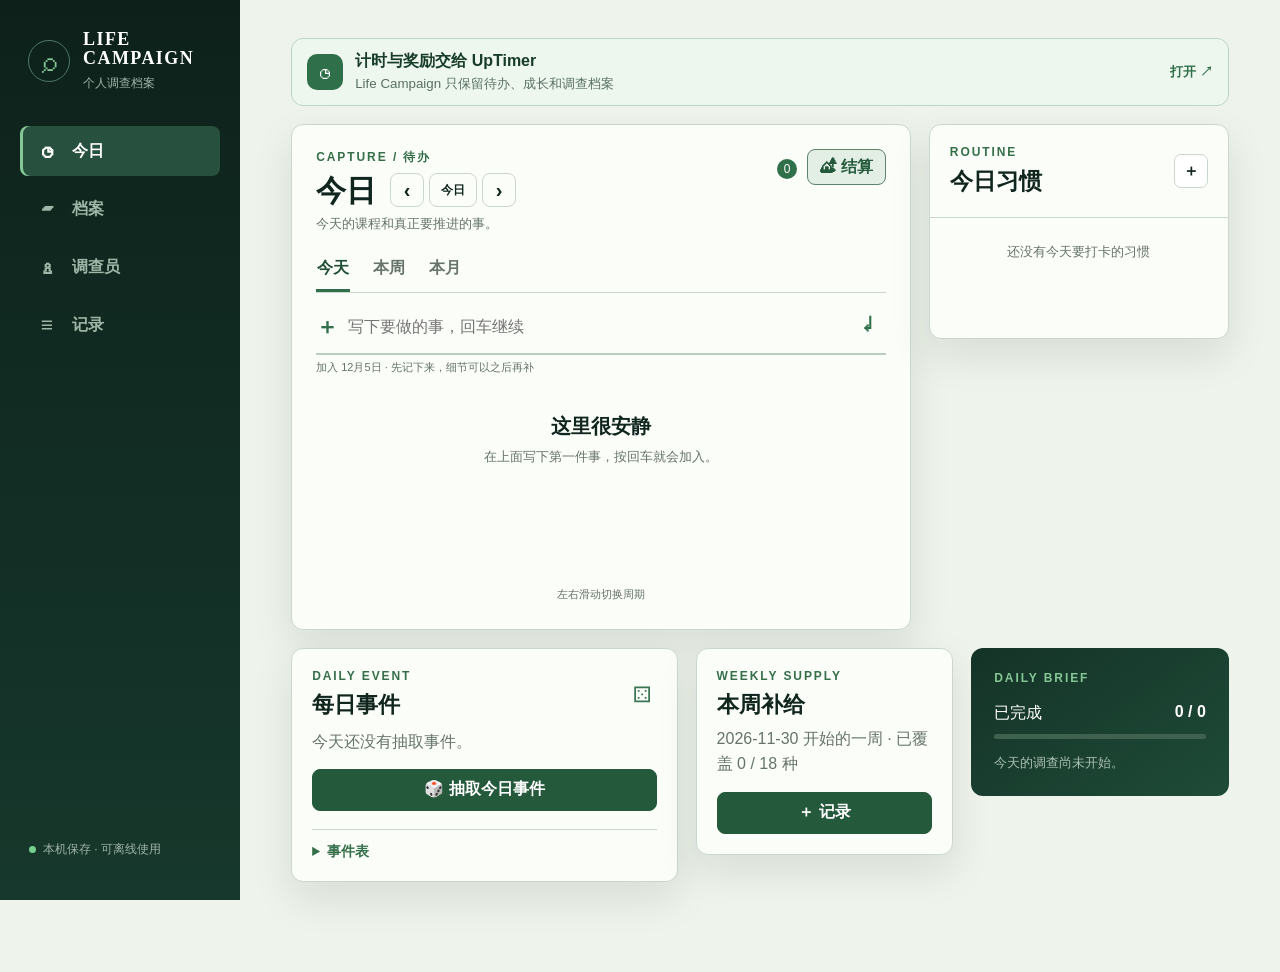
<file: index.html>
<!doctype html>
<html lang="zh-CN">
<head>
  <meta charset="utf-8">
  <meta name="viewport" content="width=device-width,initial-scale=1,viewport-fit=cover">
  <meta name="theme-color" content="#10251e">
  <meta name="description" content="本地优先、可离线使用的个人生活管理 RPG">
  <title>Life Campaign</title>
  <link rel="manifest" href="./manifest.webmanifest">
  <link rel="icon" type="image/svg+xml" href="./favicon.svg">
  <link rel="stylesheet" href="./styles.css?v=6.5">
</head>
<body class="synced">
  <div class="app-shell">
    <aside class="rail">
      <div class="brand"><span class="brand-mark">⌕</span><div><strong>LIFE<br>CAMPAIGN</strong><small>个人调查档案</small></div></div>
      <nav class="nav-list" aria-label="主导航">
        <button class="nav-item active" data-tab="today"><span>◷</span>今日</button>
        <button class="nav-item" data-tab="archive"><span>▰</span>档案</button>
        <button class="nav-item" data-tab="investigator"><span>♙</span>调查员</button>
        <button class="nav-item" data-tab="logs"><span>≡</span>记录</button>
      </nav>
      <div class="rail-foot"><span class="status-dot"></span><span data-sync-status>本机保存 · 可离线使用</span></div>
    </aside>
    <div class="cloud-status-mobile"><span class="status-dot"></span><span data-sync-status>本机保存 · 可离线使用</span></div>

    <main>
      <section class="view active today-dashboard" id="today-view">
        <a class="uptimer-handoff" href="https://apps.apple.com/cn/app/uptimer/id1625562058" target="_blank" rel="noreferrer"><span>◷</span><div><strong>计时与奖励交给 UpTimer</strong><small>Life Campaign 只保留待办、成长和调查档案</small></div><b>打开 ↗</b></a>
        <section class="today-planning" id="today-planning-section">
          <div class="planning-main-grid">
            <article class="panel todo-panel" id="todo-panel">
              <div class="jot-heading"><div class="todo-heading-copy"><p class="section-code">CAPTURE / 待办</p><div class="todo-title-controls"><h2 id="todo-title">今日</h2><div class="date-controls compact-date-controls"><button class="icon-btn" id="prev-day" aria-label="前一天">‹</button><button class="ghost-btn" id="go-today">今日</button><button class="icon-btn" id="next-day" aria-label="后一天">›</button></div></div><p id="todo-period-copy">今天的课程和真正要推进的事。</p></div><div class="todo-heading-actions"><span class="count" id="pending-count">0</span><button class="settle-btn" id="settle-day">🏕 结算</button></div></div>
              <nav class="todo-tabs" aria-label="待办周期"><button class="active" data-todo-period="day">今天</button><button data-todo-period="week">本周</button><button data-todo-period="month">本月</button></nav>
              <form class="quick-todo-form" id="quick-todo-form"><span aria-hidden="true">＋</span><input id="quick-todo-title" maxlength="80" autocomplete="off" enterkeyhint="enter" aria-label="快速新建待办" placeholder="写下要做的事，回车继续"><button type="submit" aria-label="添加待办">↵</button></form>
              <p class="quick-todo-hint"><span id="quick-todo-date"></span> · 先记下来，细节可以之后再补</p>
              <div id="pending-list" class="todo-list"></div>
              <p class="todo-swipe-hint">左右滑动切换周期</p>
            </article>
            <article class="panel habit-panel"><div class="panel-head compact"><div><p class="section-code">ROUTINE</p><h2>今日习惯</h2></div><button class="mini-add" id="add-habit" aria-label="添加习惯">＋</button></div><div id="habit-list"></div></article>
          </div>
          <div class="planning-extra-grid">
            <article class="panel daily-event-panel"><div class="daily-event-head"><div><p class="section-code">DAILY EVENT</p><h2>每日事件</h2></div><span aria-hidden="true">⚄</span></div><div id="daily-event-content"></div><details class="event-table"><summary>事件表</summary><div id="event-table-list"></div><button class="ghost-btn" id="add-daily-event">＋ 添加事件</button></details></article>
            <article class="panel supply-quick"><p class="section-code">WEEKLY SUPPLY</p><h2>本周补给</h2><p id="supply-quick-copy" class="muted">记录食物覆盖。</p><button class="primary-btn" id="record-supply-today">＋ 记录</button></article>
            <article class="brief-card"><p class="section-code">DAILY BRIEF</p><div class="brief-row"><span>已完成</span><strong id="complete-rate">0 / 0</strong></div><div class="progress"><i id="progress-bar"></i></div><p class="muted" id="brief-copy">尚未开始。</p></article>
          </div>
        </section>
      </section>

      <section class="view" id="archive-view">
        <header class="topbar"><div><p class="eyebrow">ARCHIVE / 档案</p><h1>调查档案馆</h1><p class="muted">课程、模组与现实人物档案集中在这里。</p></div></header>
        <nav class="subnav" aria-label="档案分类"><button class="active" data-archive-section="courses">课程表</button><button data-archive-section="cases">模组 Case</button><button data-archive-section="npcs">NPC</button></nav>

        <section class="archive-section active" id="courses-section">
          <div class="section-toolbar"><div><p class="section-code">COURSE TABLE</p><h2>课程表</h2></div><button class="primary-btn" id="add-course">＋ 添加课程</button></div>
          <article class="panel term-panel"><label for="term-start"><span class="section-code">TERM ORIGIN</span>第一周开始日</label><input type="date" id="term-start"></article>
          <div id="course-board" class="course-board"></div>
        </section>

        <section class="archive-section" id="cases-section">
          <div class="section-toolbar"><div><p class="section-code">CASE FILES</p><h2>模组档案</h2><p class="muted">模组不会预设全部任务，行动和线索可以随调查动态增加。</p></div><button class="primary-btn" id="add-case">＋ 新建模组</button></div>
          <div id="case-board" class="case-board"></div>
        </section>

        <section class="archive-section" id="npcs-section">
          <div class="section-toolbar"><div><p class="section-code">NPC DOSSIER</p><h2>人物档案</h2><p class="muted">记录喜好、重要信息与相关线索，不设置好感度。</p></div><button class="primary-btn" id="add-npc">＋ 添加 NPC</button></div>
          <div id="npc-board" class="npc-board"></div>
        </section>
      </section>

      <section class="view" id="investigator-view">
        <header class="topbar"><div><p class="eyebrow">INVESTIGATOR / 调查员</p><h1>调查员档案</h1><p class="muted">现实世界里的长期角色卡。</p></div><div class="backup-actions"><button class="ghost-btn" id="export-data">导出备份</button><label class="ghost-btn import-label">导入备份<input id="import-data" type="file" accept="application/json" hidden></label></div></header>
        <div class="investigator-layout">
          <article class="dossier panel">
            <label class="avatar-slot" for="avatar-input"><img id="avatar-preview" alt="用户自己的角色素材" hidden><span id="avatar-placeholder">＋<small>放入你的角色素材</small></span><input id="avatar-input" type="file" accept="image/*" hidden></label>
            <div class="identity"><p class="section-code">PLAYER CHARACTER</p><div class="name-row"><h2 id="investigator-name">未命名调查员</h2><button class="text-btn" id="rename-investigator">修改</button></div><div class="rank">LEVEL <strong id="level-value">01</strong></div><p><b id="xp-value">0</b> XP</p><div class="level-progress"><i id="level-progress-bar"></i></div><small id="next-level-copy">距离下一级还需 100 XP</small></div>
          </article>
          <article class="panel growth-card"><div class="panel-head compact"><div><p class="section-code">SKILLS</p><h2>技能</h2></div><button class="mini-add" id="add-skill">＋</button></div><div id="skill-board" class="skill-board"></div></article>
        </div>
      </section>

      <section class="view" id="logs-view">
        <header class="topbar"><div><p class="eyebrow">CHRONICLE / 记录</p><h1>调查记录</h1><p class="muted">真实完成过的事，会在这里留下痕迹。</p></div></header>
        <div class="stat-grid"><article><span>行动完成</span><strong id="stat-actions">0</strong></article><article><span>已建课程</span><strong id="stat-courses">0</strong></article><article><span>调查模组</span><strong id="stat-cases">0</strong></article><article><span>获得线索</span><strong id="stat-clues">0</strong></article></div>
        <div class="log-grid"><article class="panel log-card"><p class="section-code">SESSION LOG</p><h2>每日结算</h2><div id="session-log-list"></div></article><article class="panel log-card"><p class="section-code">CASE LOG</p><h2>结案报告</h2><div id="case-log-list"></div></article></div>
        <article class="panel event-log"><p class="section-code">DAILY EVENT LOG</p><h2>每日事件记录</h2><div id="daily-event-log-list"></div></article>
        <article class="panel supply-panel"><div class="supply-heading"><div><p class="section-code">WEEKLY SUPPLY LOG</p><h2>每周补给图鉴</h2><p class="muted">只记录吃过什么，不计算热量或健康分。</p></div><button class="primary-btn" id="record-supply-log">＋ 记录一餐</button></div><div class="supply-week-bar"><div class="date-controls"><button class="icon-btn" id="supply-prev-week" aria-label="上一周">‹</button><button class="ghost-btn" id="supply-current-week">本周</button><button class="icon-btn" id="supply-next-week" aria-label="下一周">›</button></div><strong id="supply-week-label"></strong><span id="supply-coverage"></span></div><div id="supply-board" class="supply-board"></div><div class="supply-history-head"><h3>本周记录</h3><button class="ghost-btn" id="add-supply-item">＋ 自定义食物种类</button></div><div id="supply-history"></div></article>
      </section>
    </main>

    <nav class="mobile-nav" aria-label="主导航"><button class="nav-item active" data-tab="today"><span>◷</span>今日</button><button class="nav-item" data-tab="archive"><span>▰</span>档案</button><button class="nav-item" data-tab="investigator"><span>♙</span>调查员</button><button class="nav-item" data-tab="logs"><span>≡</span>记录</button></nav>
  </div>

  <dialog id="action-dialog"><form id="action-form"><input type="hidden" id="action-id"><div class="dialog-head"><div><p class="section-code">ACTION</p><h2 id="action-dialog-title">新建行动</h2></div><button type="button" class="icon-btn close" data-close aria-label="关闭">×</button></div><label>行动名称<input id="action-title" required maxlength="80" placeholder="例如：修改论文 3.3"></label><label>日期<input id="action-date" type="date" required></label><div class="form-row"><label>所属模组（可选）<select id="action-case"></select></label><label>使用技能（可选）<select id="action-skill"></select></label></div><div class="dialog-actions"><button type="button" data-close class="ghost-btn">取消</button><button type="submit" class="primary-btn">保存行动</button></div></form></dialog>

  <dialog id="course-dialog"><form id="course-form"><input type="hidden" id="course-id"><div class="dialog-head"><div><p class="section-code">COURSE FILE</p><h2 id="course-dialog-title">添加课程</h2></div><button type="button" class="icon-btn close" data-close aria-label="关闭">×</button></div><label>课程名称<input id="course-name" required maxlength="80" placeholder="例如：电力系统分析"></label><div class="form-row"><label>星期<select id="course-weekday"><option value="1">星期一</option><option value="2">星期二</option><option value="3">星期三</option><option value="4">星期四</option><option value="5">星期五</option><option value="6">星期六</option><option value="0">星期日</option></select></label><label>地点<input id="course-location" placeholder="例如：A203"></label></div><div class="form-row"><label>开始<input id="course-start" type="time" value="08:30" required></label><label>结束<input id="course-end" type="time" value="10:05" required></label></div><div class="form-row"><label>起始周<input id="course-first-week" type="number" min="1" max="40" value="1"></label><label>结束周<input id="course-last-week" type="number" min="1" max="40" value="20"></label></div><label>重复规则<select id="course-repeat"><option value="weekly">每周</option><option value="odd">单周</option><option value="even">双周</option><option value="custom">指定周</option></select></label><label id="course-weeks-wrap" hidden>指定周数（逗号分隔，可写 5-8）<input id="course-weeks" maxlength="100" placeholder="例如：1,3,5-8"></label><div class="dialog-actions"><button type="button" data-close class="ghost-btn">取消</button><button type="submit" class="primary-btn">保存课程</button></div></form></dialog>

  <dialog id="habit-dialog"><form id="habit-form"><div class="dialog-head"><div><p class="section-code">ROUTINE</p><h2>添加习惯</h2></div><button type="button" class="icon-btn close" data-close>×</button></div><label>习惯名称<input id="habit-name" required maxlength="60" placeholder="例如：背单词"></label><div class="form-row"><label>类型<select id="habit-type"><option value="check">完成型</option><option value="count">数量型</option></select></label><label>目标数量<input id="habit-target" type="number" min="1" max="999" value="1"></label></div><div class="form-row"><label>单位<input id="habit-unit" maxlength="12" placeholder="次 / 分钟 / 杯"></label><label>频率<select id="habit-repeat"><option value="daily">每天</option><option value="weekdays">指定星期</option><option value="weekly">每周累计</option></select></label></div><label id="habit-weekdays-wrap">指定星期（可多选）<div class="weekday-picker"><label><input type="checkbox" value="1">一</label><label><input type="checkbox" value="2">二</label><label><input type="checkbox" value="3">三</label><label><input type="checkbox" value="4">四</label><label><input type="checkbox" value="5">五</label><label><input type="checkbox" value="6">六</label><label><input type="checkbox" value="0">日</label></div></label><div class="dialog-actions"><button type="button" data-close class="ghost-btn">取消</button><button type="submit" class="primary-btn">保存习惯</button></div></form></dialog>

  <dialog id="case-dialog"><form id="case-form"><div class="dialog-head"><div><p class="section-code">CASE FILE</p><h2>新建模组</h2></div><button type="button" class="icon-btn close" data-close>×</button></div><label>模组名称<input id="case-title" required maxlength="80" placeholder="例如：消失的论文终稿"></label><div class="form-row"><label>主题<input id="case-theme" maxlength="30" placeholder="学习 / 健康 / 项目"></label><label>Deadline<input id="case-deadline" type="date"></label></div><label>概要<textarea id="case-summary" rows="4" placeholder="这个模组想解决什么？"></textarea></label><div class="dialog-actions"><button type="button" data-close class="ghost-btn">取消</button><button type="submit" class="primary-btn">开启调查</button></div></form></dialog>

  <dialog id="case-detail-dialog" class="wide-dialog"><div class="dialog-page"><div class="dialog-head"><div><p class="section-code">CASE DOSSIER</p><h2 id="case-detail-title">模组档案</h2><p class="muted" id="case-detail-meta"></p></div><button type="button" class="icon-btn close" data-close>×</button></div><p id="case-detail-summary" class="case-summary"></p><div class="case-detail-actions"><button class="ghost-btn" id="case-add-action">＋ 行动</button><button class="ghost-btn" id="case-add-clue">＋ 线索</button><button class="ghost-btn" id="case-add-clock">＋ Clock</button><button class="ghost-btn" id="case-add-journal">＋ 手记</button><button class="danger-btn" id="case-toggle-status">结案</button></div><div class="case-detail-grid"><section><h3>行动</h3><div id="case-actions"></div></section><section><h3>线索</h3><div id="case-clues"></div></section><section><h3>Clock</h3><div id="case-clocks"></div></section><section><h3>调查手记</h3><div id="case-journal"></div></section></div></div></dialog>

  <dialog id="clue-dialog"><form id="clue-form"><div class="dialog-head"><div><p class="section-code">CLUE</p><h2>添加线索</h2></div><button type="button" class="icon-btn close" data-close>×</button></div><label>线索标题<input id="clue-title" required maxlength="100"></label><label>详情<textarea id="clue-detail" rows="4"></textarea></label><label>来源 NPC<select id="clue-source"></select></label><div class="dialog-actions"><button type="button" data-close class="ghost-btn">取消</button><button type="submit" class="primary-btn">保存线索</button></div></form></dialog>

  <dialog id="clock-dialog"><form id="clock-form"><div class="dialog-head"><div><p class="section-code">CLOCK</p><h2>添加 Clock</h2></div><button type="button" class="icon-btn close" data-close>×</button></div><label>名称<input id="clock-name" required maxlength="60" placeholder="例如：论文完成度"></label><div class="form-row"><label>当前格<input id="clock-current" type="number" min="0" value="0"></label><label>总格数<input id="clock-max" type="number" min="2" max="12" value="6"></label></div><label>说明<input id="clock-note" maxlength="100"></label><div class="dialog-actions"><button type="button" data-close class="ghost-btn">取消</button><button type="submit" class="primary-btn">保存 Clock</button></div></form></dialog>

  <dialog id="journal-dialog"><form id="journal-form"><div class="dialog-head"><div><p class="section-code">INVESTIGATION NOTE</p><h2>调查手记</h2></div><button type="button" class="icon-btn close" data-close>×</button></div><label>记录<textarea id="journal-text" rows="6" required placeholder="记录进展、想法或下一步方向"></textarea></label><div class="dialog-actions"><button type="button" data-close class="ghost-btn">取消</button><button type="submit" class="primary-btn">保存手记</button></div></form></dialog>

  <dialog id="npc-dialog"><form id="npc-form"><div class="dialog-head"><div><p class="section-code">NPC DOSSIER</p><h2>添加 NPC</h2></div><button type="button" class="icon-btn close" data-close>×</button></div><label>姓名<input id="npc-name" required maxlength="60"></label><label>关系 / 身份<input id="npc-relation" maxlength="60" placeholder="老师 / 同学 / 朋友"></label><label>喜好（每行一条）<textarea id="npc-preferences" rows="4" placeholder="喜欢先看结论&#10;喜欢喝拿铁"></textarea></label><label>重要信息（每行一条）<textarea id="npc-important" rows="4" placeholder="沟通忌讳、生日等事实"></textarea></label><div class="dialog-actions"><button type="button" data-close class="ghost-btn">取消</button><button type="submit" class="primary-btn">保存 NPC</button></div></form></dialog>

  <dialog id="skill-dialog"><form id="skill-form"><div class="dialog-head"><div><p class="section-code">SKILL</p><h2>添加技能</h2></div><button type="button" class="icon-btn close" data-close>×</button></div><label>技能名称<input id="skill-name" required maxlength="50" placeholder="论文写作 / 跑步 / 英语"></label><div class="dialog-actions"><button type="button" data-close class="ghost-btn">取消</button><button type="submit" class="primary-btn">保存技能</button></div></form></dialog>

  <dialog id="daily-event-dialog"><form id="daily-event-form"><input type="hidden" id="daily-event-id"><div class="dialog-head"><div><p class="section-code">RANDOM TABLE</p><h2 id="daily-event-dialog-title">添加每日事件</h2></div><button type="button" class="icon-btn close" data-close aria-label="关闭">×</button></div><label>事件名称<input id="daily-event-name" required maxlength="60" placeholder="例如：旧案重启"></label><label>要做什么<textarea id="daily-event-description" required rows="3" maxlength="180" placeholder="写下清楚、可自行判断完成的挑战"></textarea></label><label>完成后 XP<input id="daily-event-xp" type="number" min="0" max="100" value="20" required></label><div class="dialog-actions"><button type="button" data-close class="ghost-btn">取消</button><button type="submit" class="primary-btn">保存事件</button></div></form></dialog>

  <dialog id="session-dialog"><form id="session-form"><div class="dialog-head"><div><p class="section-code">SESSION END</p><h2>今日结算</h2></div><button type="button" class="icon-btn close" data-close>×</button></div><div id="session-summary" class="session-summary"></div><label>今日备注<textarea id="session-note" rows="5" placeholder="今天有什么值得记下？"></textarea></label><div class="dialog-actions"><button type="button" data-close class="ghost-btn">取消</button><button type="submit" class="primary-btn">生成 Session Log</button></div></form></dialog>

  <dialog id="supply-dialog" class="wide-dialog"><form id="supply-form"><input type="hidden" id="supply-entry-id"><div class="dialog-head"><div><p class="section-code">SUPPLY RECORD</p><h2 id="supply-dialog-title">记录一餐</h2></div><button type="button" class="icon-btn close" data-close aria-label="关闭">×</button></div><label class="supply-date-label">日期<input id="supply-date" type="date" required></label><p class="muted">勾选这一餐吃到的种类；同一天可以记多餐。</p><div id="supply-picker" class="supply-picker"></div><label>备注（可选）<input id="supply-note" maxlength="120" placeholder="例如：午饭"></label><div class="dialog-actions"><button type="button" data-close class="ghost-btn">取消</button><button type="submit" class="primary-btn">保存补给</button></div></form></dialog>
  <dialog id="supply-item-dialog"><form id="supply-item-form"><input type="hidden" id="supply-item-id"><div class="dialog-head"><div><p class="section-code">SUPPLY CATEGORY</p><h2 id="supply-item-title">自定义食物种类</h2></div><button type="button" class="icon-btn close" data-close aria-label="关闭">×</button></div><label>名称<input id="supply-item-name" required maxlength="30" placeholder="例如：海藻"></label><div class="form-row"><label>分类<select id="supply-item-group"><option value="vegetable">蔬菜</option><option value="fruit">水果</option><option value="protein">肉类与蛋白质</option><option value="other">其他</option></select></label><label>每周目标次数<input id="supply-item-target" type="number" min="1" max="20" value="1" required></label></div><p class="muted">默认 1 次，即本周吃过就点亮；次数仅用于自己的记录。</p><div class="dialog-actions"><button type="button" data-close class="ghost-btn">取消</button><button type="submit" class="primary-btn">保存种类</button></div></form></dialog>

  <div id="toast" role="status" aria-live="polite"></div>
  <script src="./app.js?v=6.5"></script>
</body>
</html>
</file>
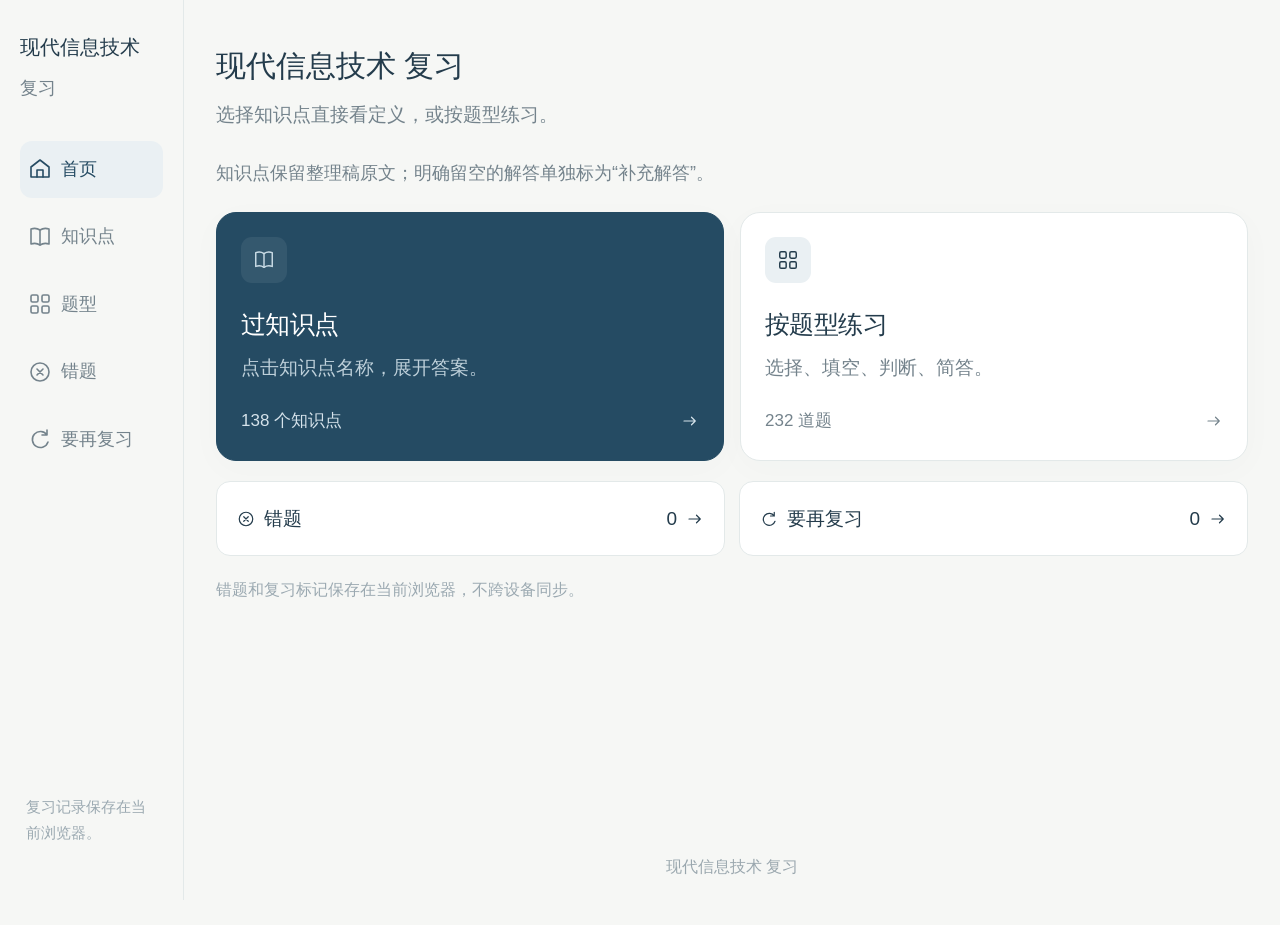
<file: study/index.html>
<!doctype html>
<html lang="zh-CN">
<head>
  <meta charset="utf-8">
  <meta name="viewport" content="width=device-width, initial-scale=1, viewport-fit=cover">
  <meta name="theme-color" content="#254b63">
  <meta name="description" content="现代信息技术复习：点击知识点查看答案，按题型练习，记录错题和要再复习的内容。">
  <meta name="apple-mobile-web-app-capable" content="yes">
  <meta name="apple-mobile-web-app-status-bar-style" content="default">
  <title>现代信息技术 复习</title>
  <link rel="icon" href="icon.svg" type="image/svg+xml">
  <link rel="stylesheet" href="style.css?v=20261107-tablet-2">
  <link rel="stylesheet" href="tablet.css?v=20261107-tablet-2">
  <script src="data.js?v=20261107-tablet-2" defer></script>
  <script src="app.js?v=20261107-tablet-2" defer></script>
</head>
<body>
  <a class="skip-link" href="#main">跳到主要内容</a>
  <div class="app-shell">
    <aside class="sidebar" aria-label="复习导航">
      <a class="brand" href="#home" aria-label="现代信息技术 复习，返回首页"><span class="brand-icon" aria-hidden="true">复</span><span>现代信息技术<small>复习</small></span></a>
      <nav class="side-links" id="side-nav"></nav>
      <p class="sidebar-note storage-note">复习记录保存在当前浏览器。</p>
    </aside>
    <div class="workspace">
      <header class="mobile-header"><a href="#home" class="mobile-brand"><span class="brand-icon" aria-hidden="true">复</span>现代信息技术 复习</a></header>
      <main id="main" tabindex="-1"></main>
      <footer class="page-footer">现代信息技术 复习</footer>
    </div>
  </div>
  <nav class="bottom-nav" id="bottom-nav" aria-label="手机导航"></nav>
  <div class="toast" id="toast" role="status" aria-live="polite"></div>
  <noscript><p class="noscript">请启用浏览器的 JavaScript 后使用复习卡片。</p></noscript>
</body>
</html>
</file>
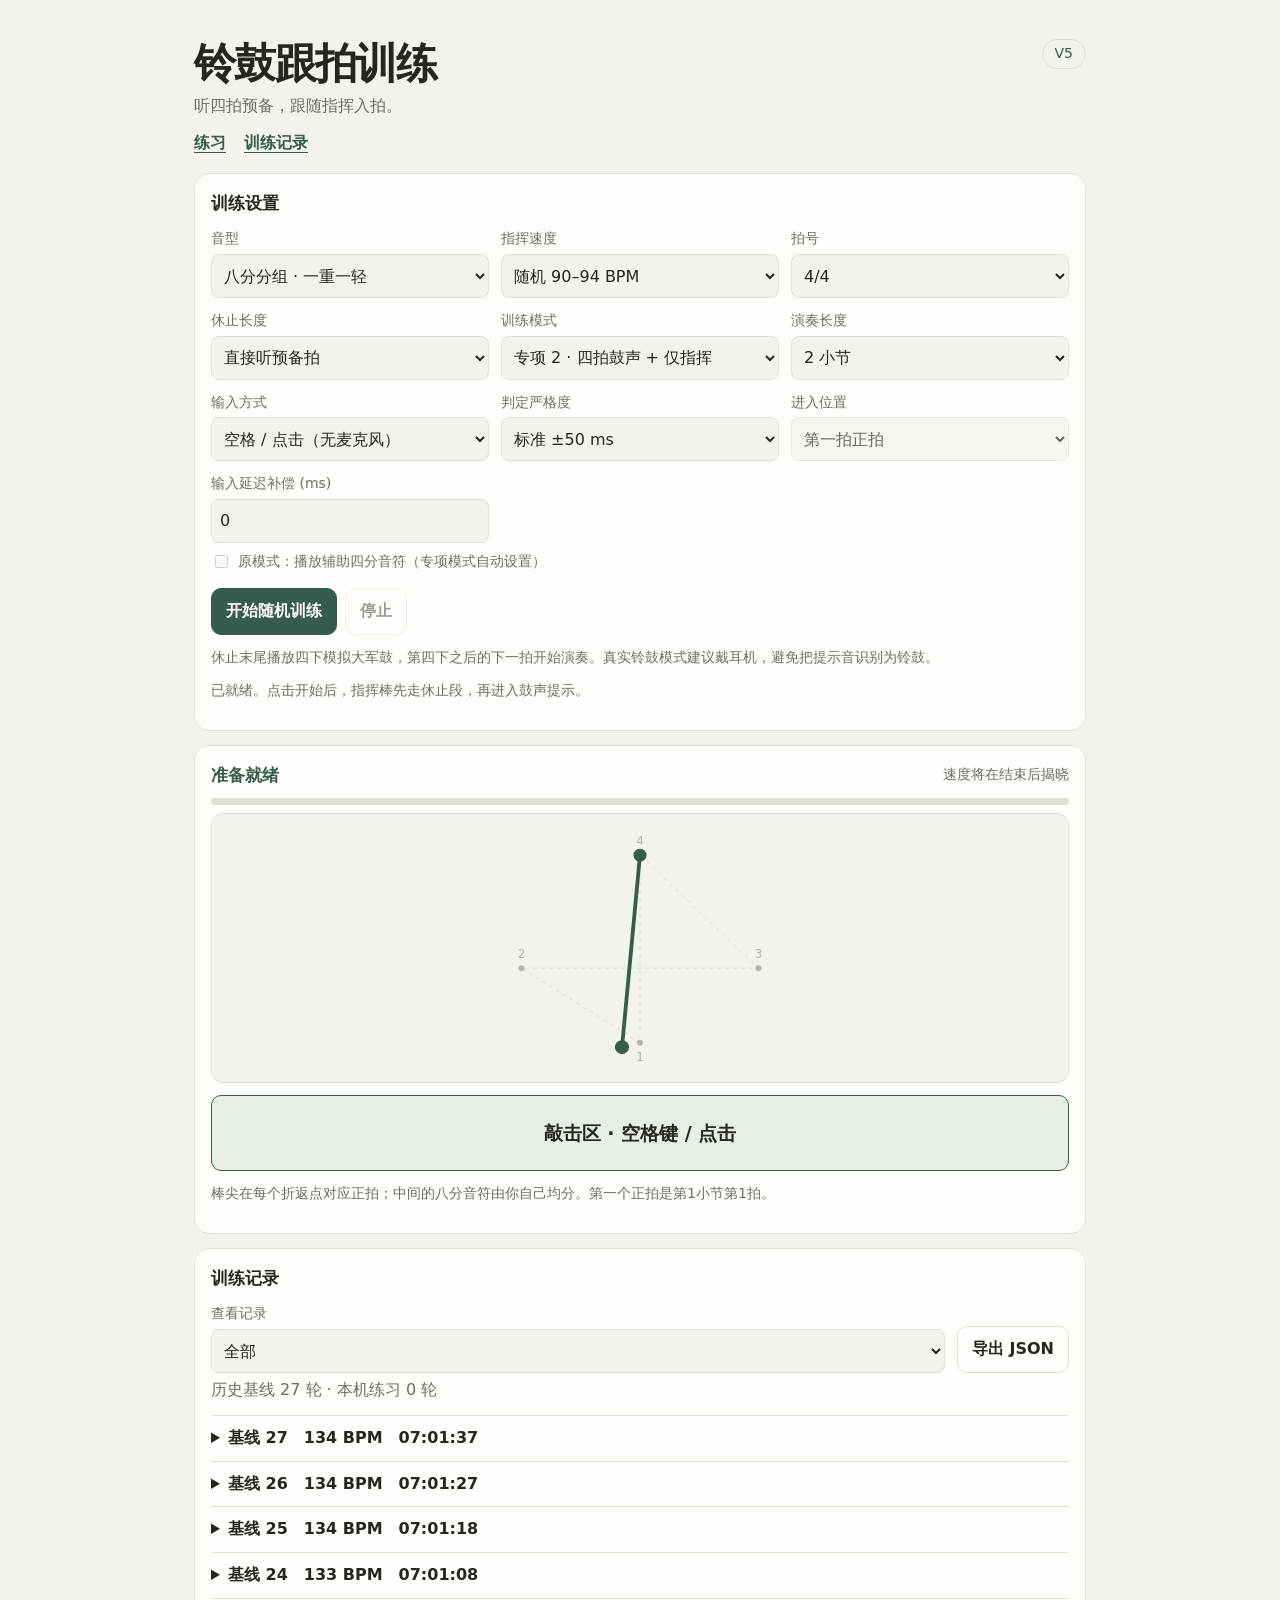
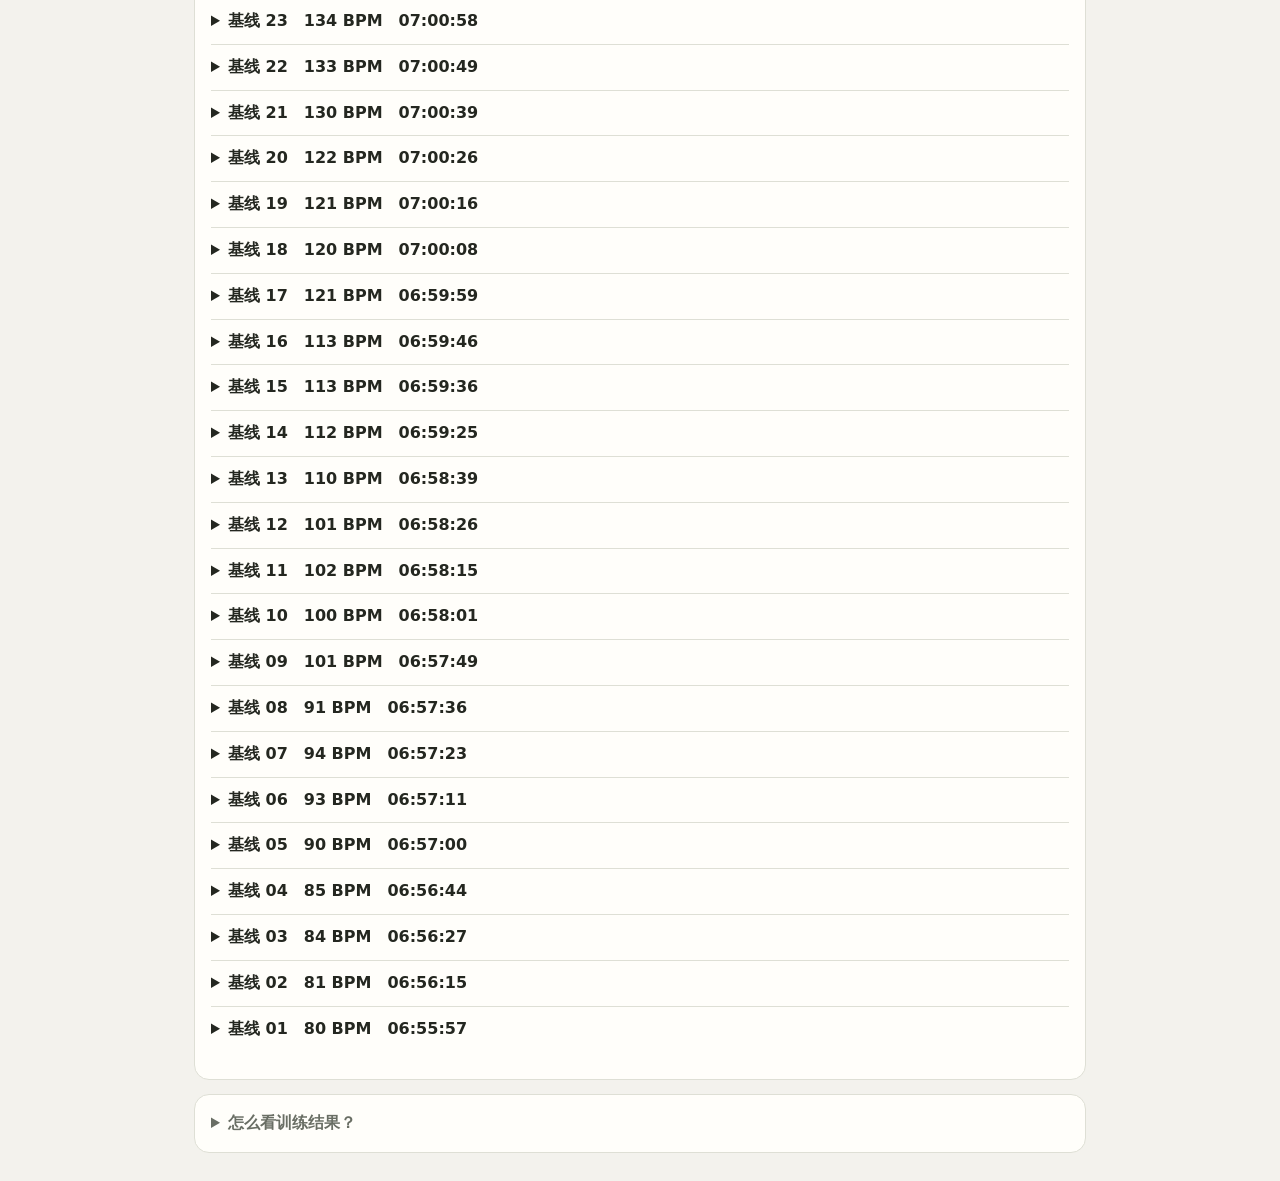
<file: tambourine/index.html>
<!doctype html>
<html lang="zh-CN"><head><meta charset="utf-8"><meta name="viewport" content="width=device-width, initial-scale=1, viewport-fit=cover"><title>铃鼓 V5 · 指挥跟拍训练</title>
<style>
:root{color-scheme:light dark;--bg:#f3f2ed;--paper:#fffefa;--ink:#242720;--sub:#696e64;--line:#dedfd5;--accent:#365d4b;--soft:#e6eee5;--bad:#b34d34;--gold:#9b6a2d}*{box-sizing:border-box}body{margin:0;background:var(--bg);color:var(--ink);font:15px/1.55 system-ui,-apple-system,'PingFang SC','Microsoft YaHei',sans-serif}main{max-width:920px;margin:auto;padding:24px 16px 48px}h1{font-size:27px;margin:0 0 3px;letter-spacing:.02em}h2{font-size:17px;margin:0 0 12px}p{margin:5px 0 12px;color:var(--sub)}.eyebrow{font-size:11px;letter-spacing:.19em;color:var(--accent);font-weight:700}.panel{border:1px solid var(--line);border-radius:15px;background:var(--paper);padding:16px;margin-top:14px}.settings{display:grid;grid-template-columns:repeat(3,minmax(0,1fr));gap:12px}label{display:flex;flex-direction:column;gap:4px;font-size:12px;color:var(--sub)}select,input,button{font:inherit;color:var(--ink)}select,input[type=number]{background:var(--bg);border:1px solid var(--line);border-radius:8px;padding:8px;width:100%;min-width:0}button{border:1px solid var(--line);border-radius:10px;background:var(--paper);padding:10px 14px;cursor:pointer;font-weight:600;touch-action:manipulation}button.primary{background:var(--accent);color:#fff;border-color:var(--accent)}button:disabled{opacity:.45;cursor:default}.controls{display:flex;gap:8px;flex-wrap:wrap;margin-top:15px}.stage{position:relative;overflow:hidden;border:1px solid var(--line);border-radius:12px;background:var(--bg);height:clamp(220px,40vw,330px)}canvas{width:100%;height:100%;display:block}.status{display:flex;justify-content:space-between;align-items:center;gap:8px;margin-bottom:10px}.state{font-weight:700;font-size:17px;color:var(--accent)}.minor{color:var(--sub);font-size:13px}.tap{width:100%;min-height:76px;margin-top:12px;font-size:19px;background:var(--soft);border-color:var(--accent);user-select:none;-webkit-user-select:none}.tap.flash{background:var(--accent);color:white}.meter{height:7px;border-radius:9px;background:var(--line);overflow:hidden;margin:8px 0}.meter div{height:100%;background:var(--accent);width:0}.hidden{display:none!important}.stats{display:grid;grid-template-columns:repeat(4,1fr);gap:8px}.stat{border:1px solid var(--line);padding:10px;border-radius:9px}.stat b{font-size:22px;display:block;font-variant-numeric:tabular-nums}.stat span{font-size:12px;color:var(--sub)}.legend{display:flex;flex-wrap:wrap;gap:12px;font-size:12px;color:var(--sub);margin:8px 0}.dot{display:inline-block;width:9px;height:9px;border-radius:50%;margin-right:4px}.good{background:var(--accent)}.bad{background:var(--bad)}.miss{background:var(--line)}.scroll{overflow:auto}table{width:100%;border-collapse:collapse;font-variant-numeric:tabular-nums;min-width:400px}th,td{text-align:left;padding:7px 8px;border-bottom:1px solid var(--line);font-size:13px}th{color:var(--sub);font-weight:500}td.early,td.late{color:var(--bad)}details{margin-top:12px;color:var(--sub)}summary{cursor:pointer;font-weight:600}#timeline{height:138px;min-width:100%;background:var(--bg);border-radius:8px}#micStatus{font-size:13px;color:var(--sub)}.checkline{display:flex;flex-direction:row;align-items:center;gap:7px;margin-top:8px}input[type=checkbox]{accent-color:var(--accent)}.foot{font-size:12px;color:var(--sub);margin-top:12px}.error{color:var(--bad)!important}@media(max-width:580px){.settings{grid-template-columns:repeat(2,minmax(0,1fr))}.stats{grid-template-columns:repeat(2,1fr)}main{padding-top:16px}}@media(prefers-color-scheme:dark){:root{--bg:#191d1a;--paper:#242a25;--ink:#e5e9df;--sub:#a6afa4;--line:#3c463e;--accent:#8bc3a4;--soft:#293e33;--bad:#f29b85;--gold:#e2bd82}button.primary,.tap.flash{color:#16241b}}
body{font-size:16px}main{padding-left:max(14px,env(safe-area-inset-left));padding-right:max(14px,env(safe-area-inset-right));padding-bottom:max(28px,env(safe-area-inset-bottom))}header{position:relative;padding:15px 0 3px}h1{font-size:clamp(28px,5vw,42px);line-height:1.2;letter-spacing:-.04em}.version{float:right;border:1px solid var(--line);border-radius:99px;padding:3px 12px;font-size:14px;color:var(--accent)}nav{display:flex;gap:18px;margin-top:12px}nav a{color:var(--accent);font-weight:650;text-underline-offset:4px}label,.foot,.minor{font-size:14px}select,input[type=number],button{font-size:16px;min-height:44px}.stage{height:clamp(160px,30svh,310px)}.tap{touch-action:none}.panel{scroll-margin-top:8px}.history-tools{display:flex;align-items:end;gap:12px}.history-tools label{flex:1}.record{border-top:1px solid var(--line);padding:10px 0;margin:0}.record summary{color:var(--ink)}.record p{overflow-wrap:anywhere;font-variant-numeric:tabular-nums}.record small{font-weight:400;color:var(--sub)}@media(max-width:580px){.panel{padding:12px}.settings{gap:10px 7px}.settings label{font-size:13px}select{padding:6px;font-size:16px}.tap{min-height:84px}} </style></head><body><main><header><span class="version">V5</span><h1>铃鼓跟拍训练</h1><p>听四拍预备，跟随指挥入拍。</p><nav><a href="#practice">练习</a><a href="#history">训练记录</a></nav></header>
<section class="panel" id="practice"><h2>训练设置</h2><div class="settings" id="settings">
<label>音型<select id="exercise"><option value="quarter">四分音符 · 每拍一下</option><option value="grouped" selected>八分分组 · 一重一轻</option><option value="eighth">普通八分 · 均匀两下</option></select></label><label>指挥速度<select id="tempo"><option value="90,94" selected>随机 90–94 BPM</option><option value="80,85">随机 80–85 BPM</option><option value="100,104">随机 100–104 BPM</option><option value="110,114">随机 110–114 BPM</option><option value="120,124">随机 120–124 BPM</option><option value="130,134">随机 130–134 BPM</option><option value="65,105">随机 65–105 BPM</option><option value="80,130">随机 80–130 BPM</option><option value="100,160">随机 100–160 BPM</option><option value="60,150">随机 60–150 BPM</option><option value="80,80">固定 80 BPM</option><option value="100,100">固定 100 BPM</option><option value="120,120">固定 120 BPM</option></select></label>
<label>拍号<select id="meter"><option value="4">4/4</option><option value="3">3/4</option><option value="2">2/4</option></select></label>
<label>休止长度<select id="rest"><option value="0,0" selected>直接听预备拍</option><option value="1,2">1–2 小节</option><option value="3,6">3–6 小节（随机）</option><option value="6,12">6–12 小节（随机）</option><option value="8,16">8–16 小节（随机）</option></select></label>
<label>训练模式<select id="cue"><option value="drum-guide">专项 1 · 四拍鼓声 + 持续节拍</option><option value="drum-visual" selected>专项 2 · 四拍鼓声 + 仅指挥</option><option value="drum-alone">专项 3 · 四拍鼓声 + 无提示</option><option value="visual">原模式 · 进入前一拍提示</option><option value="count">原模式 · 自己数小节</option></select></label>
<label>演奏长度<select id="playbars"><option value="1">1 小节</option><option value="2" selected>2 小节</option><option value="4">4 小节</option><option value="8">8 小节</option></select></label>
<label>输入方式<select id="mode"><option value="tap" selected>空格 / 点击（无麦克风）</option><option value="mic">麦克风（真实铃鼓）</option></select></label>
<label>判定严格度<select id="tol"><option value="80">入门 ±80 ms</option><option value="50" selected>标准 ±50 ms</option><option value="35">严格 ±35 ms</option></select></label>
<label>进入位置<select id="entry"><option value="0">第一拍正拍</option><option value="1">第一拍后半拍</option><option value="2">第二拍正拍</option><option value="random">随机（正拍 / 后半拍）</option></select></label>
<label>输入延迟补偿 (ms)<input id="offset" type="number" value="0" min="-150" max="250" step="5"></label>
</div><label class="checkline"><input type="checkbox" id="sound">原模式：播放辅助四分音符（专项模式自动设置）</label><div class="controls"><button class="primary" id="start">开始随机训练</button><button id="stop" disabled>停止</button></div><p class="foot" id="modeHelp"></p><p id="startupNotice" role="status" class="foot">正在初始化。如果本提示不消失，请在支持 JavaScript 的浏览器中打开文件，而非聊天附件预览。</p><div id="micPanel" class="hidden"><div class="controls"><button id="micEnable">启用麦克风 / 测试</button></div><label>触发灵敏度（数值越低越敏感）<input id="threshold" type="range" min="0.008" max="0.20" value="0.045" step="0.002"></label><div class="meter"><div id="micLevel"></div></div><div id="micStatus">先打开麦克风，试打铃鼓，确认每次敲击只识别一次。</div></div></section>
<section class="panel" id="live"><div class="status"><span class="state" id="state" aria-live="polite">准备就绪</span><span class="minor" id="goal">速度将在结束后揭晓</span></div><div class="meter" aria-hidden="true"><div id="progress"></div></div><div class="stage"><canvas id="conductor" aria-label="模拟指挥棒"></canvas></div><button class="tap" id="tap">敲击区 · 空格键 / 点击</button><p class="foot" id="hint">棒尖在每个折返点对应正拍；中间的八分音符由你自己均分。第一个正拍是第1小节第1拍。</p></section>
<section id="results" class="panel hidden"><h2>本轮结果</h2><p id="summary"></p><div class="stats" id="stats"></div><p id="advice" style="margin-top:12px"></p><div class="legend"><span><i class="dot good"></i>合拍</span><span><i class="dot bad"></i>偏差 / 多打</span><span><i class="dot miss"></i>漏打</span> · 上方为目标，下方为实测</div><div class="scroll"><canvas id="timeline"></canvas></div><details><summary>逐音偏差（负数是抢拍，正数是拖拍）</summary><div class="scroll"><table><thead><tr><th>目标音符</th><th>实际偏差</th><th>判定</th></tr></thead><tbody id="rows"></tbody></table></div></details><p class="foot">用浏览器时钟估计偏差；麦克风、设备、屏幕刷新率会带来额外误差。分数用于练习，不是专业测量。节奏偏差稳定时可尝试延迟补偿，但不要用它掩盖真实抢拍或拖拍。</p></section>
<section class="panel" id="history"><h2>训练记录</h2><div class="history-tools"><label>查看记录<select id="historyFilter"><option value="all">全部</option><option value="live">本机练习</option><option value="baseline">历史基线</option></select></label><button id="download">导出 JSON</button></div><p id="recordCount"></p><div id="recordList"></div><p id="historyNotice" role="status"></p></section>
<details class="panel"><summary>怎么看训练结果？</summary><p>实际 BPM 由整段敲击的平均间隔换算。速度偏差为实测减目标，正数表示偏快。均匀性显示音间隔的标准差，越小越稳；多打或漏打会影响这两项。</p><p>首音偏差是第一次敲击相对入拍点的时间。按敲击顺序与等间隔目标逐个比较，末击偏差减去首击偏差就是累计漂移；多打、漏打也会改变它。八分分组的强弱由你自己听辨。</p><p>麦克风只在本机检测敲击，不保存音频。戴耳机可以避免提示音触发识别。切走页面会中止本轮并关闭麦克风。</p></details></main>
<script>
'use strict';
const $=id=>document.getElementById(id), cv=$('conductor'), ctx=cv.getContext('2d');
const patternLabel={quarter:'每拍一下',grouped:'一重一轻',eighth:'每拍均匀两下'};
let run=null, hits=[], audio=null, stream=null, analyser=null, micData=null, noise=.002, lastMic=-Infinity, armed=true, prevRms=0, prevPeak=0, testCount=0, raf=0, flashUntil=0;
const range=id=>$(id).value.split(',').map(Number), randint=(a,b)=>a+Math.floor(Math.random()*(b-a+1)), clamp=(v,a,b)=>Math.max(a,Math.min(b,v));
function css(name){return getComputedStyle(document.documentElement).getPropertyValue(name).trim()}
function canvasSize(c){let r=c.getBoundingClientRect(), d=Math.min(2,devicePixelRatio||1), w=Math.round(r.width*d),h=Math.round(r.height*d);if(c.width!==w||c.height!==h){c.width=w;c.height=h}let k=c.getContext('2d');k.setTransform(d,0,0,d,0,0);return [k,r.width,r.height]}
const drumMode=()=> $('cue').value.startsWith('drum-');
function syncCue(){let drum=drumMode(), active=!!run?.active;$('entry').disabled=active||drum;$('sound').disabled=active||drum||$('mode').value==='mic';$('modeHelp').textContent=drum?'休止末尾播放四下模拟大军鼓，第四下之后的下一拍开始演奏。真实铃鼓模式建议戴耳机，避免把提示音识别为铃鼓。':'按原设置进行长休止训练。';}
$('cue').addEventListener('change',syncCue);
function setBusy(on){for(const el of $('settings').querySelectorAll('select,input'))el.disabled=on;$('start').disabled=on;$('stop').disabled=!on;$('micEnable').disabled=on;$('threshold').disabled=on;syncCue();}
function modeChange(){let isMic=$('mode').value==='mic';$('micPanel').classList.toggle('hidden',!isMic);$('sound').disabled=isMic;if(isMic)$('sound').checked=false;$('tap').disabled=isMic;$('tap').textContent=isMic?'使用真实铃鼓 · 麦克风检测':'敲击区 · 空格键 / 点击';if(!isMic)stopMic();syncCue()}
$('mode').addEventListener('change',modeChange);
function ensureAudio(){if(!audio){const AC=window.AudioContext||window.webkitAudioContext;if(!AC)throw Error('浏览器不支持音频');audio=new AC()}if(audio.state!=='running'){return Promise.race([audio.resume(),new Promise((_,reject)=>setTimeout(()=>reject(Error('浏览器未放行音频')),1800))]).then(()=>audio)}return Promise.resolve(audio)}
function notice(message,error=false){$('startupNotice').textContent=message;$('startupNotice').classList.toggle('error',error)}
function showAudioProblem(){notice('声音未能启动，本轮仍可看指挥训练。请在 Safari / Chrome / Edge 中打开，或停止后重试。',true)}
function stopMic(){if(stream)stream.getTracks().forEach(t=>t.stop());stream=null;analyser=null;micData=null;$('micLevel').style.width='0%';$('micStatus').textContent='麦克风未启用。';$('micEnable').textContent='启用麦克风 / 测试';}
async function enableMic(){if(stream&&analyser)return true;try{if(!navigator.mediaDevices?.getUserMedia)throw Error('当前页面没有麦克风权限接口');await ensureAudio();stream=await navigator.mediaDevices.getUserMedia({audio:{echoCancellation:false,noiseSuppression:false,autoGainControl:false},video:false});analyser=audio.createAnalyser();analyser.fftSize=512;audio.createMediaStreamSource(stream).connect(analyser);micData=new Float32Array(analyser.fftSize);noise=.002;armed=true;prevRms=0;prevPeak=0;lastMic=-Infinity;testCount=0;$('micStatus').classList.remove('error');$('micStatus').textContent='已启用：试打，观察识别次数。';$('micEnable').textContent='关闭麦克风';return true}catch(e){stopMic();$('micStatus').classList.add('error');$('micStatus').textContent='无法使用麦克风：'+e.message+'。请检查浏览器权限，或改用空格模式。';return false}}
$('micEnable').onclick=async()=>{if(stream)stopMic();else await enableMic()};
function register(t){flashUntil=performance.now()+95;if(run&&run.active&&t>=run.first-(run.drum&&run.mode==='mic'?run.beat*.45:run.beat)&&t<=run.end+run.beat*.35){hits.push(t-run.offset)}}
function micTick(now){if(!analyser)return;analyser.getFloatTimeDomainData(micData);let sum=0,pk=0;for(const v of micData){sum+=v*v;pk=Math.max(pk,Math.abs(v))}let rms=Math.sqrt(sum/micData.length), level=Math.max(rms,pk*.45);$('micLevel').style.width=clamp(level*250,0,100)+'%';let th=Math.max(+$('threshold').value,noise*3.5), transient=(rms>prevRms*1.35+.003)||(pk>prevPeak*1.45+.012);if(level<th*.65)armed=true;if(now-lastMic>75&&level>=th&&(armed||transient)){lastMic=now;armed=false;register(now);testCount++;if(!run?.active)$('micStatus').textContent='已识别 '+testCount+' 次；每敲一下，计数应只增加 1。';}if(level<th)noise=noise*.99+level*.01;prevRms=rms;prevPeak=pk;}
function beepAt(ms,accent){if(!audio||audio.state!=='running')return;let at=audio.currentTime+(ms-performance.now())/1000;if(at<audio.currentTime)at=audio.currentTime+.002;let o=audio.createOscillator(),g=audio.createGain();o.frequency.value=accent?950:650;g.gain.setValueAtTime(.0001,at);g.gain.exponentialRampToValueAtTime(.045,at+.003);g.gain.exponentialRampToValueAtTime(.0001,at+.045);o.connect(g);g.connect(audio.destination);o.start(at);o.stop(at+.05);run.oscs.push(o)}
function drumAt(ms){if(!audio||audio.state!=='running')return;let at=Math.max(audio.currentTime+.002,audio.currentTime+(ms-performance.now())/1000);let o=audio.createOscillator(),g=audio.createGain();o.type='sine';o.frequency.setValueAtTime(125,at);o.frequency.exponentialRampToValueAtTime(48,at+.11);g.gain.setValueAtTime(.0001,at);g.gain.exponentialRampToValueAtTime(.38,at+.005);g.gain.exponentialRampToValueAtTime(.0001,at+.19);o.connect(g);g.connect(audio.destination);o.start(at);o.stop(at+.20);run.oscs.push(o)}
const beatPoints={2:[[0,.55],[0,-.48]],3:[[0,.55],[.64,.10],[0,-.48]],4:[[0,.55],[-.65,.14],[.65,.14],[0,-.48]]};
function draw(now){const [g,w,h]=canvasSize(cv);g.clearRect(0,0,w,h);if(run?.active&&run.cue==='drum-alone'&&now>=run.first-run.beat*.5){g.font='15px system-ui';g.textAlign='center';g.fillStyle=css('--sub');g.fillText('保持心中的拍子',w/2,h/2);return}let centerX=w*.5,centerY=h*.48,scale=Math.min(w*.37,h*.68),pts=beatPoints[run?.meter||+$('meter').value];let map=p=>[centerX+p[0]*scale,centerY+p[1]*scale];g.lineWidth=1;g.strokeStyle=css('--line');g.setLineDash([3,5]);g.beginPath();for(let i=0;i<=pts.length;i++){let p=map(pts[i%pts.length]);i?g.lineTo(...p):g.moveTo(...p)}g.stroke();g.setLineDash([]);for(let i=0;i<pts.length;i++){let [x,y]=map(pts[i]);g.fillStyle=css('--sub');g.globalAlpha=.45;g.beginPath();g.arc(x,y,3,0,Math.PI*2);g.fill();g.font='12px system-ui';g.textAlign='center';g.fillText(i+1,x,y+(i===0?18:-10));g.globalAlpha=1}
let p=pts[pts.length-1], cueOn=false;if(run?.active){let q=(now-run.zero)/run.beat, idx=Math.floor(q), t=q-idx, from=pts[((idx%pts.length)+pts.length)%pts.length],to=pts[(((idx+1)%pts.length)+pts.length)%pts.length]; // quick rebound followed by smooth travel to next ictus
let dx=to[0]-from[0],dy=to[1]-from[1],u=t*t*(3-2*t),bow=Math.sin(Math.PI*t)*.16;p=[from[0]+dx*u+(-dy)*bow,from[1]+dy*u+dx*bow];cueOn=run.cue==='visual'&&now>=run.first-run.beat&&now<run.first;if(now<run.zero-run.beat)p=pts[pts.length-1]}
let [x,y]=map(p), hx=centerX-18,hy=h*.87;g.strokeStyle=cueOn?css('--gold'):css('--accent');g.lineWidth=3.8;g.lineCap='round';g.beginPath();g.moveTo(hx,hy);g.lineTo(x,y);g.stroke();g.fillStyle=g.strokeStyle;g.beginPath();g.arc(x,y,6.5,0,Math.PI*2);g.fill();g.beginPath();g.arc(hx,hy,7,0,Math.PI*2);g.fill();if(cueOn){g.font='600 14px system-ui';g.textAlign='center';g.fillText('预备进入',w*.5,23)}}
function loop(now){micTick(now);draw(now);$('tap').classList.toggle('flash',now<flashUntil);if(run?.active){let elapsed=(now-run.zero)/run.beat, remaining=Math.ceil((run.first-now)/run.beat);$('progress').style.width=clamp((now-run.zero)/(run.end-run.zero)*100,0,100)+'%';let phase=now<run.zero?'已开始 · 准备拍':now>=run.first?'演奏中 · '+patternLabel[run.exercise]:run.drum&&remaining<=4?'大军鼓提示 · 第 '+(5-Math.max(1,remaining))+' 拍':'休止中 · 跟随指挥';if($('state').textContent!==phase)$('state').textContent=phase;if(now>=run.end+run.beat*.4){finish();}else if(run.sound||run.drum){while(run.nextClick<run.totalBeats&&run.zero+run.nextClick*run.beat<now+100){let t=run.zero+run.nextClick*run.beat;if(run.drum&&run.nextClick>=run.lead-4&&run.nextClick<run.lead)drumAt(t);else if(run.drum?run.cue==='drum-guide'&&run.nextClick>=run.lead:run.sound)beepAt(t,run.nextClick%run.meter===0);run.nextClick++}}}raf=requestAnimationFrame(loop)}
function entryText(e){return (Math.floor(e/2)+1)+'拍'+(e%2?'后半拍':'正拍')}
let starting=false, generation=0;
$('start').onclick=async()=>{if(run?.active||starting)return;const ticket=++generation;const mode=$('mode').value;const drum=drumMode();starting=true;$('start').disabled=true;$('stop').disabled=false;$('state').textContent='正在开始…';notice('正在启动训练。');
let audioPending=null;try{if($('sound').checked||drum||mode==='mic')audioPending=ensureAudio().then(()=>true,()=>false)}catch(e){audioPending=Promise.resolve(false)}
if(mode==='mic'){if(audioPending&&!await audioPending){if(ticket!==generation)return;starting=false;setBusy(false);$('state').textContent='麦克风模式启动失败';notice('音频未获得权限。请改用空格 / 点击模式，或在浏览器中开启权限。',true);return}if(!await enableMic()){if(ticket!==generation)return;starting=false;setBusy(false);$('state').textContent='麦克风未开启';notice('请检查麦克风权限，或改用空格 / 点击模式。',true);return}}
if(ticket!==generation){if(!starting&&!run?.active)stopMic();return}starting=false;
try{let bpm=randint(...range('tempo')),meter=+$('meter').value,rest=randint(...range('rest')),lead=drum?Math.max(4,rest*meter):rest*meter,beat=60000/bpm,entry=drum?0:$('entry').value==='random'?randint(0,meter*2-1):+$('entry').value,playbars=+$('playbars').value,exercise=$('exercise').value,subdivision=exercise==='quarter'?1:2,n=playbars*meter*subdivision;let zero=performance.now()+beat+350,first=zero+(lead+entry/2)*beat,end=first+n*beat/subdivision;run={active:true,bpm,meter,rest,lead,beat,entry,n,exercise,subdivision,zero,first,end,cue:$('cue').value,drum,sound:!drum&&$('sound').checked,mode,offset:clamp(+$('offset').value||0,-150,250),tol:+$('tol').value,oscs:[],nextClick:0,totalBeats:Math.ceil((end-zero)/beat)};hits=[];setBusy(true);$('results').classList.add('hidden');$('state').textContent='已开始 · 准备拍';$('progress').style.width='0%';$('goal').textContent=drum?'听完四下鼓声 · 下一拍进入':run.cue==='count'?'第 '+(rest+1)+' 小节 · '+entryText(entry)+' 进入':'等待预备提示 · '+entryText(entry)+' 进入';$('hint').textContent=patternLabel[exercise]+'，共 '+n+' 个音。'+(exercise==='grouped'?'每拍第一下重、第二下轻，两下等长。':'');$('live').scrollIntoView({block:'start'});
notice('已开始。前面是休止段，指挥棒会持续移动。');if(audioPending)audioPending.then(ok=>{if(!ok&&ticket===generation&&run?.active)showAudioProblem()});
}catch(e){if(run)run.active=false;setBusy(false);$('state').textContent='启动失败';notice('启动错误：'+e.message,true)}};

function stopOsc(){for(const o of run?.oscs||[])try{o.stop()}catch(e){}}
$('stop').onclick=()=>{if(starting){generation++;starting=false;setBusy(false);$('state').textContent='已取消启动';notice('可重新开始。');return}if(!run?.active)return;run.active=false;stopOsc();setBusy(false);$('state').textContent='已停止';$('progress').style.width='0%';$('goal').textContent='本轮不计分';};
$('tap').addEventListener('pointerdown',e=>{e.preventDefault();if($('mode').value==='tap')register(performance.now())});
window.addEventListener('keydown',e=>{if(e.code==='Space'&&$('mode').value==='tap'&&!e.repeat&&!['INPUT','SELECT','TEXTAREA'].includes(document.activeElement?.tagName)){e.preventDefault();register(performance.now())}});
// Order-preserving alignment: each onset may match one expected note, or be marked extra. No onset can satisfy two notes.
function align(expected,actual,window){let n=expected.length,m=actual.length,dp=Array.from({length:n+1},()=>Array(m+1).fill(Infinity)),back=Array.from({length:n+1},()=>Array(m+1));dp[0][0]=0;for(let i=0;i<=n;i++)for(let j=0;j<=m;j++){let c=dp[i][j];if(i<n&&c+1<dp[i+1][j]){dp[i+1][j]=c+1;back[i+1][j]='miss'}if(j<m&&c+1<dp[i][j+1]){dp[i][j+1]=c+1;back[i][j+1]='extra'}if(i<n&&j<m){let d=Math.abs(actual[j]-expected[i]);if(d<=window&&c+d/window<dp[i+1][j+1]){dp[i+1][j+1]=c+d/window;back[i+1][j+1]='match'}}}let pairs=Array(n).fill(null),extras=[],i=n,j=m;while(i||j){let op=back[i][j];if(op==='match'){pairs[i-1]=actual[j-1]-expected[i-1];i--;j--}else if(op==='miss')i--;else{extras.push(actual[j-1]);j--}}return {pairs,extras:extras.reverse()}}
function finish(){run.active=false;stopOsc();setBusy(false);$('state').textContent='本轮完成';$('progress').style.width='100%';$('goal').textContent=run.bpm+' BPM';let expected=Array.from({length:run.n},(_,i)=>run.first+i*run.beat/run.subdivision),actual=hits.filter(t=>t>=run.first-run.beat&&t<run.end+run.beat*.35).sort((a,b)=>a-b),{pairs,extras}=align(expected,actual,run.beat/run.subdivision*.49);let valid=pairs.filter(x=>x!==null),good=valid.filter(x=>Math.abs(x)<=run.tol).length,miss=run.n-valid.length,score=Math.round(good/Math.max(1,run.n+extras.length)*100),mean=valid.length?Math.round(valid.reduce((a,b)=>a+b,0)/valid.length):null;let gaps=[];for(let i=1;i<pairs.length;i++)if(pairs[i]!=null&&pairs[i-1]!=null)gaps.push(Math.abs(pairs[i]-pairs[i-1]));let jitter=gaps.length?Math.round(gaps.reduce((a,b)=>a+b,0)/gaps.length):null;let signed=x=>x===null?'未打':(x>=0?'+':'')+Math.round(x)+' ms';$('summary').textContent=run.bpm+' BPM · '+run.meter+'/4 · 休止 '+run.rest+' 小节 · '+entryText(run.entry)+' 进入 · '+patternLabel[run.exercise]+' · 音符间隔 '+Math.round(run.beat/run.subdivision)+' ms';$('stats').innerHTML=[['合拍率',score+'%'],['首个目标匹配',signed(pairs[0])],['平均偏差',mean===null?'—':signed(mean)],['相邻间隔平均误差',jitter===null?'—':jitter+' ms']].map(([k,v])=>'<div class="stat"><b>'+v+'</b><span>'+k+'</span></div>').join('');let tips=[];if(run.drum){let early=pairs.slice(0,Math.min(4,pairs.length)), later=pairs.slice(4);let rate=a=>Math.round(100*a.filter(v=>v!==null&&Math.abs(v)<=run.tol).length/a.length);tips.push('开头四个音合拍率 '+rate(early)+'%。'+(later.length?'后续音符合拍率 '+rate(later)+'%。':''));}if(pairs[0]===null)tips.push('第一个目标音未匹配到：先练准确进入。');else if(Math.abs(pairs[0])>run.tol)tips.push('第一个音'+(pairs[0]>0?'偏晚：试着预判棒尖落点，不要等落点后才动手。':'偏早：继续观察完整预备动作。'));else tips.push('第一个音进入准确。');if(jitter!==null&&jitter>run.tol)tips.push('相邻间隔波动较大，放慢速度练均匀敲击。');else if(jitter!==null&&mean!==null&&Math.abs(mean)>run.tol)tips.push('间隔较稳，但整体存在偏移，检查进入时机及设备延迟。');tips.push('漏打 '+miss+' 个，多打 '+extras.length+' 个，合拍 '+good+'/'+run.n+' 个。');$('advice').textContent=tips.join(' ');$('rows').innerHTML=pairs.map((v,i)=>'<tr><td>第 '+(i+1)+' 个</td><td>'+signed(v)+'</td><td class="'+(v===null?'':v<-run.tol?'early':v>run.tol?'late':'')+'">'+(v===null?'漏打':Math.abs(v)<=run.tol?'合拍':v<0?'抢拍':'拖拍')+'</td></tr>').join('');$('results').classList.remove('hidden');drawResult(expected,pairs,extras);saveRound(actual.map(time=>Math.round(time-run.first)));$('results').scrollIntoView({block:'start'});}
function drawResult(expected,pairs,extras){let c=$('timeline'),width=Math.max(c.parentElement.clientWidth,run.n*29+70);c.style.width=width+'px';let [g,w,h]=canvasSize(c),left=45,right=20,start=run.first-run.beat,end=run.end+run.beat*.35,x=t=>left+(t-start)/(end-start)*(w-left-right);g.clearRect(0,0,w,h);g.font='11px system-ui';g.fillStyle=css('--sub');g.textAlign='left';g.fillText('目标',5,42);g.fillText('实测',5,93);g.strokeStyle=css('--line');for(let y of [38,88]){g.beginPath();g.moveTo(left,y);g.lineTo(w-right,y);g.stroke()}for(let i=0;i<expected.length;i++){let xx=x(expected[i]),v=pairs[i];g.fillStyle=css('--line');g.fillRect(x(expected[i]-run.tol),22,x(expected[i]+run.tol)-x(expected[i]-run.tol),32);g.fillStyle=css('--ink');g.beginPath();g.arc(xx,38,3,0,Math.PI*2);g.fill();g.textAlign='center';if(i%2===0||run.n<=12){g.fillStyle=css('--sub');g.fillText(i+1,xx,15)}if(v!==null){let xx2=x(expected[i]+v);g.strokeStyle=css('--line');g.beginPath();g.moveTo(xx,43);g.lineTo(xx2,83);g.stroke();g.fillStyle=css(Math.abs(v)<=run.tol?'--accent':'--bad');g.beginPath();g.arc(xx2,88,4,0,Math.PI*2);g.fill()}else{g.strokeStyle=css('--sub');g.beginPath();g.moveTo(xx-3,85);g.lineTo(xx+3,91);g.moveTo(xx+3,85);g.lineTo(xx-3,91);g.stroke()}}for(const t of extras){let xx=x(t);g.fillStyle=css('--bad');g.beginPath();g.moveTo(xx,102);g.lineTo(xx-4,110);g.lineTo(xx+4,110);g.closePath();g.fill()}g.textAlign='left';g.fillStyle=css('--sub');g.fillText('▲ 多打',5,126)}
window.addEventListener('pagehide',()=>{if(starting||run?.active)$('stop').click();stopOsc();stopMic();cancelAnimationFrame(raf)});window.addEventListener('pageshow',e=>{if(e.persisted){cancelAnimationFrame(raf);raf=requestAnimationFrame(loop)}});document.addEventListener('visibilitychange',()=>{if(document.hidden){if(starting||run?.active)$('stop').click();stopMic()}});modeChange();notice('已就绪。点击开始后，指挥棒先走休止段，再进入鼓声提示。');raf=requestAnimationFrame(loop);window.addEventListener('error',e=>{notice('网页运行错误：'+e.message,true);if(run)run.active=false;starting=false;setBusy(false)});

const baseline=[{"round":1,"date":"2026-11-25T06:55:57.984Z","bpm":80,"rawHits":[-13,320,670,1070,1454,1837,2171,2521,2821,3204,3621,4004,4388,4804,5171,5539],"source":"baseline","exercise":"eighth","meter":4,"bars":2,"tol":50,"offset":0,"mode":"visual","input":"tap","audioCount":4,"rest":2,"minBpm":80,"maxBpm":85},{"round":2,"date":"2026-11-25T06:56:15.054Z","bpm":81,"rawHits":[29,362,728,1095,1479,1862,2245,2579,2912,3229,3579,3962,4307,4679,5079,5479],"source":"baseline","exercise":"eighth","meter":4,"bars":2,"tol":50,"offset":0,"mode":"visual","input":"tap","audioCount":4,"rest":0,"minBpm":80,"maxBpm":85},{"round":3,"date":"2026-11-25T06:56:27.690Z","bpm":84,"rawHits":[52,367,718,1134,1467,1818,2184,2518,2901,3251,3618,3968,4368,4702,5068,5419],"source":"baseline","exercise":"eighth","meter":4,"bars":2,"tol":50,"offset":0,"mode":"visual","input":"tap","audioCount":4,"rest":0,"minBpm":80,"maxBpm":85},{"round":4,"date":"2026-11-25T06:56:44.510Z","bpm":85,"rawHits":[111,411,728,1128,1463,1828,2178,2529,2895,3228,3546,3895,4279,4612,4979,5296],"source":"baseline","exercise":"eighth","meter":4,"bars":2,"tol":50,"offset":0,"mode":"visual","input":"tap","audioCount":4,"rest":0,"minBpm":80,"maxBpm":85},{"round":5,"date":"2026-11-25T06:57:00.663Z","bpm":90,"rawHits":[24,341,657,1024,1358,1708,2074,2358,2675,3008,3358,3725,4060,4391,4725,4991],"source":"baseline","exercise":"eighth","meter":4,"bars":2,"tol":50,"offset":0,"mode":"visual","input":"tap","audioCount":4,"rest":0,"minBpm":90,"maxBpm":94},{"round":6,"date":"2026-11-25T06:57:11.448Z","bpm":93,"rawHits":[60,343,627,1009,1310,1643,1977,2276,2560,2836,3093,3544,3894,4244,4545,4860],"source":"baseline","exercise":"eighth","meter":4,"bars":2,"tol":50,"offset":0,"mode":"visual","input":"tap","audioCount":4,"rest":0,"minBpm":90,"maxBpm":94},{"round":7,"date":"2026-11-25T06:57:23.634Z","bpm":94,"rawHits":[122,421,704,971,1338,1671,1971,2321,2589,2938,3238,3555,3872,4138,4538,4805],"source":"baseline","exercise":"eighth","meter":4,"bars":2,"tol":50,"offset":0,"mode":"visual","input":"tap","audioCount":4,"rest":0,"minBpm":90,"maxBpm":94},{"round":8,"date":"2026-11-25T06:57:36.037Z","bpm":91,"rawHits":[54,370,703,1070,1420,1737,2037,2370,2671,3004,3321,3671,4004,4305,4655,4954],"source":"baseline","exercise":"eighth","meter":4,"bars":2,"tol":50,"offset":0,"mode":"visual","input":"tap","audioCount":4,"rest":0,"minBpm":90,"maxBpm":94},{"round":9,"date":"2026-11-25T06:57:49.491Z","bpm":101,"rawHits":[79,378,612,912,1179,1479,1762,2079,2330,2662,2912,3213,3479,3746,4096,4396,4712],"source":"baseline","exercise":"eighth","meter":4,"bars":2,"tol":50,"offset":0,"mode":"visual","input":"tap","audioCount":4,"rest":0,"minBpm":100,"maxBpm":104},{"round":10,"date":"2026-11-25T06:58:01.042Z","bpm":100,"rawHits":[8,273,590,940,1257,1524,1858,2107,2407,2658,2891,3191,3458,3724,4091,4408],"source":"baseline","exercise":"eighth","meter":4,"bars":2,"tol":50,"offset":0,"mode":"visual","input":"tap","audioCount":4,"rest":0,"minBpm":100,"maxBpm":104},{"round":11,"date":"2026-11-25T06:58:15.662Z","bpm":102,"rawHits":[22,305,588,917,1188,1488,1805,2039,2356,2639,3022,3355,3605,3905,4272,4573],"source":"baseline","exercise":"eighth","meter":4,"bars":2,"tol":50,"offset":0,"mode":"visual","input":"tap","audioCount":4,"rest":0,"minBpm":100,"maxBpm":104},{"round":12,"date":"2026-11-25T06:58:26.313Z","bpm":101,"rawHits":[28,294,611,911,1211,1462,1794,2060,2394,2661,2945,3228,3511,3811,4095,4378,4628],"source":"baseline","exercise":"eighth","meter":4,"bars":2,"tol":50,"offset":0,"mode":"visual","input":"tap","audioCount":4,"rest":0,"minBpm":100,"maxBpm":104},{"round":13,"date":"2026-11-25T06:58:39.198Z","bpm":110,"rawHits":[59,342,659,922,1193,1476,1760,2009,2259,2509,2743,2993,3310,3543,3827,4094,4327],"source":"baseline","exercise":"eighth","meter":4,"bars":2,"tol":50,"offset":0,"mode":"visual","input":"tap","audioCount":4,"rest":0,"minBpm":110,"maxBpm":114},{"round":14,"date":"2026-11-25T06:59:25.442Z","bpm":112,"rawHits":[42,275,609,875,1159,1409,1659,1959,2192,2442,2726,3009,3292,3576,3893,4143],"source":"baseline","exercise":"eighth","meter":4,"bars":2,"tol":50,"offset":0,"mode":"visual","input":"tap","audioCount":4,"rest":0,"minBpm":110,"maxBpm":114},{"round":15,"date":"2026-11-25T06:59:36.027Z","bpm":113,"rawHits":[68,317,567,884,1134,1384,1634,1917,2168,2385,2651,2851,3084,3334,3585,3834,4102],"source":"baseline","exercise":"eighth","meter":4,"bars":2,"tol":50,"offset":0,"mode":"visual","input":"tap","audioCount":4,"rest":0,"minBpm":110,"maxBpm":114},{"round":16,"date":"2026-11-25T06:59:46.246Z","bpm":113,"rawHits":[-5,262,529,796,1096,1345,1595,1828,2079,2311,2579,2794,3063,3313,3563,3846,4063],"source":"baseline","exercise":"eighth","meter":4,"bars":2,"tol":50,"offset":0,"mode":"visual","input":"tap","audioCount":4,"rest":0,"minBpm":110,"maxBpm":114},{"round":17,"date":"2026-11-25T06:59:59.482Z","bpm":121,"rawHits":[133,350,583,916,1133,1383,1617,1849,2067,2301,2534,2750,2984,3217,3467,3700,3915],"source":"baseline","exercise":"eighth","meter":4,"bars":2,"tol":50,"offset":0,"mode":"visual","input":"tap","audioCount":4,"rest":0,"minBpm":120,"maxBpm":124},{"round":18,"date":"2026-11-25T07:00:08.019Z","bpm":120,"rawHits":[7,255,472,705,939,1156,1406,1639,1856,2089,2289,2470,2673,2887,3090,3305,3523,3756,3955],"source":"baseline","exercise":"eighth","meter":4,"bars":2,"tol":50,"offset":0,"mode":"visual","input":"tap","audioCount":4,"rest":0,"minBpm":120,"maxBpm":124},{"round":19,"date":"2026-11-25T07:00:16.268Z","bpm":121,"rawHits":[42,274,474,691,908,1107,1308,1524,1724,1943,2141,2342,2558,2775,3007,3207,3425,3641,3858],"source":"baseline","exercise":"eighth","meter":4,"bars":2,"tol":50,"offset":0,"mode":"visual","input":"tap","audioCount":4,"rest":0,"minBpm":120,"maxBpm":124},{"round":20,"date":"2026-11-25T07:00:26.283Z","bpm":122,"rawHits":[19,252,469,702,936,1152,1369,1604,1836,2086,2302,2501,2704,2953,3186,3403,3636,3853],"source":"baseline","exercise":"eighth","meter":4,"bars":2,"tol":50,"offset":0,"mode":"visual","input":"tap","audioCount":4,"rest":0,"minBpm":120,"maxBpm":124},{"round":21,"date":"2026-11-25T07:00:39.684Z","bpm":130,"rawHits":[105,337,554,787,989,1203,1438,1670,1871,2088,2303,2503,2738,2920,3155,3371,3588],"source":"baseline","exercise":"eighth","meter":4,"bars":2,"tol":50,"offset":0,"mode":"visual","input":"tap","audioCount":4,"rest":0,"minBpm":130,"maxBpm":134},{"round":22,"date":"2026-11-25T07:00:49.924Z","bpm":133,"rawHits":[48,281,464,664,865,1081,1281,1514,1731,1930,2131,2330,2532,2748,2947,3165,3381,3579],"source":"baseline","exercise":"eighth","meter":4,"bars":2,"tol":50,"offset":0,"mode":"visual","input":"tap","audioCount":4,"rest":0,"minBpm":130,"maxBpm":134},{"round":23,"date":"2026-11-25T07:00:58.804Z","bpm":134,"rawHits":[100,332,533,749,967,1182,1382,1599,1816,2018,2233,2433,2617,2833,3050,3267,3500],"source":"baseline","exercise":"eighth","meter":4,"bars":2,"tol":50,"offset":0,"mode":"visual","input":"tap","audioCount":4,"rest":0,"minBpm":130,"maxBpm":134},{"round":24,"date":"2026-11-25T07:01:08.506Z","bpm":133,"rawHits":[-20,213,430,696,897,1113,1347,1563,1779,1979,2196,2397,2614,2830,3031,3247,3447],"source":"baseline","exercise":"eighth","meter":4,"bars":2,"tol":50,"offset":0,"mode":"visual","input":"tap","audioCount":4,"rest":0,"minBpm":130,"maxBpm":134},{"round":25,"date":"2026-11-25T07:01:18.924Z","bpm":134,"rawHits":[96,313,529,762,963,1196,1396,1612,1829,2046,2246,2462,2679,2879,3080,3312,3530],"source":"baseline","exercise":"eighth","meter":4,"bars":2,"tol":50,"offset":0,"mode":"visual","input":"tap","audioCount":4,"rest":0,"minBpm":130,"maxBpm":134},{"round":26,"date":"2026-11-25T07:01:27.326Z","bpm":134,"rawHits":[246,462,628,828,1012,1213,1395,1612,1862,2060,2262,2496,2696,2929,3147,3363],"source":"baseline","exercise":"eighth","meter":4,"bars":2,"tol":50,"offset":0,"mode":"visual","input":"tap","audioCount":4,"rest":0,"minBpm":130,"maxBpm":134},{"round":27,"date":"2026-11-25T07:01:37.094Z","bpm":134,"rawHits":[-1,215,447,665,882,1099,1315,1532,1748,1965,2182,2382,2598,2815,3016,3250,3448],"source":"baseline","exercise":"eighth","meter":4,"bars":2,"tol":50,"offset":0,"mode":"visual","input":"tap","audioCount":4,"rest":0,"minBpm":130,"maxBpm":134}];
const storageKey = 'tambourine-v5-rounds';
function localRounds() {
  try {
    const saved = JSON.parse(localStorage.getItem(storageKey) || '[]');
    if (!Array.isArray(saved)) throw new Error();
    return saved.filter(r => r && Array.isArray(r.rawHits) && Number.isFinite(r.bpm));
  } catch {
    $('historyNotice').textContent = '本机记录暂时无法读取。历史基线仍可查看。';
    return [];
  }
}
const pendingRounds = [];
function metrics(record) {
  const {bpm, rawHits, exercise} = record;
  const perBeat = exercise === 'quarter' ? 1 : 2;
  const step = 60000 / (bpm * perBeat);
  const gaps = rawHits.slice(1).map((hit,i) => hit - rawHits[i]);
  const mean = gaps.length ? gaps.reduce((a,b) => a+b,0) / gaps.length : null;
  const actual = mean > 0 ? 60000 / (perBeat * mean) : null;
  const uniform = gaps.length >= 2 ? Math.sqrt(gaps.reduce((a,b) => a + (b-mean)**2,0) / gaps.length) : null;
  const errors = rawHits.map((time, i) => time - i * step);
  const first = errors[0] ?? null, last = errors[errors.length-1] ?? null;
  return {actual, delta: actual === null ? null : actual-bpm, uniform, first, drift: errors.length<2 ? null : last-first};
}
function formatMetric(value, unit, signed=false) {
  if (value===null) return '—';
  const n=Number(value.toFixed(unit===' BPM'?1:0));
  return (signed && n>0?'+':'') + n + unit;
}
function metricPairs(record) {
  const m = metrics(record);
  return [['实际速度',formatMetric(m.actual,' BPM')],['速度偏差',formatMetric(m.delta,' BPM',true)],['音间隔标准差',formatMetric(m.uniform,' ms')],['首音偏差',formatMetric(m.first,' ms',true)],['累计漂移',formatMetric(m.drift,' ms',true)]];
}
function saveRound(rawHits) {
  const bounds=range('tempo');
  const record={source:'live',date:new Date().toISOString(),exercise:run.exercise,bpm:run.bpm,minBpm:bounds[0],maxBpm:bounds[1],meter:run.meter,bars:run.n/run.subdivision/run.meter,tol:run.tol,offset:run.offset,mode:run.cue,input:run.mode,rest:run.rest,audioCount:run.drum?4:0,rawHits};
  for (const [name,value] of metricPairs(record)) {
    const cell=document.createElement('div'); cell.className='stat';
    const num=document.createElement('b'), label=document.createElement('span');
    num.textContent=value; label.textContent=name; cell.append(num,label); $('stats').append(cell);
  }
  try {
    localStorage.setItem(storageKey, JSON.stringify([...localRounds(),...pendingRounds,record]));
    pendingRounds.length=0;
  } catch {
    pendingRounds.push(record);
    $('historyNotice').textContent='浏览器未能保存本轮，请在离开前导出记录。';
  }
  renderHistory();
}
function allRecords(){return [...baseline,...localRounds(),...pendingRounds]}
function renderHistory() {
  const fragment=document.createDocumentFragment(), filter=$('historyFilter').value, all=allRecords();
  const records=all.filter(r=>filter==='all'||r.source===filter);
  for (const r of [...records].reverse()) {
    const row=document.createElement('details'), title=document.createElement('summary');
    const summary=document.createElement('p'), raw=document.createElement('p');
    row.className='record';
    const time = new Date(r.date).toLocaleTimeString('zh-CN',{hour12:false});
    title.textContent=(r.source==='baseline'?'基线 '+String(r.round).padStart(2,'0'):'本机 · '+new Date(r.date).toLocaleDateString('zh-CN'))+'　'+r.bpm+' BPM　'+time;
    summary.textContent=[patternLabel[r.exercise], ...metricPairs(r).map(([k,v])=>k+' '+v)].join(' · ');
    raw.textContent='逐击时间（ms）　'+(r.rawHits.length?r.rawHits.join(', '):'无敲击');
    row.append(title,summary,raw); fragment.append(row);
  }
  $('recordList').replaceChildren(fragment);
  $('recordCount').textContent='历史基线 '+baseline.length+' 轮 · 本机练习 '+(all.length-baseline.length)+' 轮'+(records.length?'':' · 暂无本机练习');
}
$('historyFilter').onchange=renderHistory;
$('download').onclick=()=>{
  const json=JSON.stringify({version:5,rounds:allRecords()},null,2);
  const url=URL.createObjectURL(new Blob([json],{type:'application/json'}));
  const link=document.createElement('a');link.href=url;link.download='tambourine-v5-rounds.json';
  document.body.append(link);link.click();link.remove();setTimeout(()=>URL.revokeObjectURL(url),60000);
};
renderHistory();

</script></body></html>
</file>
<file: styles.css>
:root{--ink:#101722;--ink-2:#192333;--paper:#f4f0e7;--card:#fffdf7;--line:#d7d1c4;--gold:#c88d39;--gold-2:#e9b96e;--rust:#9d493a;--blue:#466988;--muted:#6f756f;--shadow:0 16px 40px rgba(16,23,34,.09);font-family:Inter,"Segoe UI","Microsoft YaHei",sans-serif;color:var(--ink);background:var(--paper);font-size:16px}*{box-sizing:border-box}body{margin:0;min-height:100vh;background:var(--paper)}button,input,select,textarea{font:inherit}button{cursor:pointer}.app-shell{min-height:100vh}.rail{position:fixed;inset:0 auto 0 0;width:240px;background:var(--ink);color:#fff;padding:30px 20px;display:flex;flex-direction:column;z-index:20}.brand{display:flex;gap:13px;align-items:center;padding:0 8px 34px}.brand-mark{display:grid;place-items:center;width:42px;height:42px;border:1px solid #526173;border-radius:50%;color:var(--gold-2);font-size:29px}.brand strong{font-family:Georgia,serif;font-size:18px;line-height:1.05;letter-spacing:.08em}.brand small{display:block;color:#8995a4;font-size:12px;margin-top:7px}.nav-list{display:grid;gap:8px}.nav-item{border:0;background:transparent;color:#9eabba;display:flex;gap:13px;align-items:center;padding:13px 15px;border-radius:8px;font-weight:650;text-align:left}.nav-item span{font-size:21px;width:24px;text-align:center}.nav-item:hover,.nav-item.active{color:#fff;background:#273447}.nav-item.active{box-shadow:inset 3px 0 var(--gold-2)}.rail-foot{margin-top:auto;color:#8f9aab;font-size:12px;padding:12px 9px}.status-dot{display:inline-block;width:7px;height:7px;border-radius:50%;background:#5db989;margin-right:7px}main{margin-left:240px;min-height:100vh}.view{display:none;padding:38px clamp(22px,4vw,64px) 80px;max-width:1540px;margin:auto}.view.active{display:block}.topbar{display:flex;align-items:flex-end;justify-content:space-between;gap:20px;margin-bottom:28px}.eyebrow,.section-code{font-size:12px;font-weight:800;letter-spacing:.16em;color:var(--rust);margin:0 0 7px}.topbar h1{font-family:Georgia,"Microsoft YaHei",serif;font-size:clamp(30px,4vw,46px);line-height:1;margin:0 0 8px}.muted{color:var(--muted);margin:0;line-height:1.55}.date-controls{display:flex;gap:8px;align-items:center}.icon-btn,.ghost-btn,.primary-btn{border:1px solid var(--line);border-radius:8px;min-height:42px;padding:0 16px;background:var(--card);color:var(--ink);font-weight:700}.icon-btn{width:42px;padding:0;font-size:25px}.primary-btn{border-color:var(--ink);background:var(--ink);color:#fff}.primary-btn:hover{background:#283649}.ghost-btn:hover,.icon-btn:hover{background:#ebe6dc}.today-grid{display:grid;grid-template-columns:minmax(0,1fr) minmax(280px,350px);gap:20px;align-items:start}.panel{background:var(--card);border:1px solid var(--line);border-radius:12px;box-shadow:var(--shadow)}.timeline-panel{padding:24px}.panel-head{display:flex;align-items:center;justify-content:space-between;gap:16px;padding-bottom:20px;border-bottom:1px solid var(--line)}.panel-head.compact{padding:20px}.panel-head h2,.log-card h2{margin:0;font-family:Georgia,"Microsoft YaHei",serif;font-size:23px}.timeline{padding-top:8px}.timeline-item{display:grid;grid-template-columns:58px 18px 1fr;min-height:88px}.timeline-time{font-variant-numeric:tabular-nums;font-size:13px;font-weight:750;padding-top:21px}.track{position:relative}.track:before{content:"";position:absolute;top:0;bottom:0;left:8px;width:1px;background:var(--line)}.track:after{content:"";position:absolute;top:23px;left:4px;width:9px;height:9px;border:3px solid var(--card);border-radius:50%;background:var(--blue);box-shadow:0 0 0 1px var(--blue)}.timeline-item.course .track:after{background:var(--gold);box-shadow:0 0 0 1px var(--gold)}.event-card{margin:7px 0 10px 10px;border:1px solid var(--line);border-left:4px solid var(--blue);border-radius:8px;padding:12px 14px;display:flex;align-items:center;gap:12px;background:#fbfaf6}.course .event-card{border-left-color:var(--gold);background:#fff9ed}.event-info{flex:1;min-width:0}.event-info strong{display:block;margin-bottom:4px}.event-info small{color:var(--muted)}.check{width:25px;height:25px;border:1px solid #aeb3b0;border-radius:50%;background:white}.check.done{background:var(--ink);color:#fff}.event-card.done{opacity:.55}.event-card.done strong{text-decoration:line-through}.delete-btn{border:0;background:transparent;color:#9b9288;font-size:18px;padding:6px}.gap{padding:0 0 10px 86px;color:#8b8c86;font-size:12px;letter-spacing:.04em}.empty{padding:54px 15px;text-align:center;color:var(--muted)}.empty b{display:block;color:var(--ink);font-family:Georgia,serif;font-size:20px;margin-bottom:8px}.side-stack{display:grid;gap:20px}.pending-panel{overflow:hidden}.pending-item{display:grid;grid-template-columns:auto 1fr auto;gap:10px;align-items:center;padding:14px 18px;border-top:1px solid #ece8de}.pending-item:first-child{border-top:0}.pending-item strong{display:block;font-size:14px}.pending-item small{color:var(--muted)}.count{font-family:inherit;font-size:12px;background:var(--ink);color:#fff;padding:3px 7px;border-radius:20px;vertical-align:middle}.brief-card{border-radius:12px;background:var(--ink-2);color:#fff;padding:23px}.brief-card .section-code{color:var(--gold-2)}.brief-row{display:flex;justify-content:space-between;margin:18px 0 10px}.progress{height:5px;border-radius:4px;background:#384455;overflow:hidden;margin-bottom:14px}.progress i{display:block;height:100%;width:0;background:var(--gold-2);transition:width .3s}.brief-card .muted{color:#9da7b5;font-size:13px}.term-panel{padding:18px 22px;margin-bottom:20px;display:flex;justify-content:space-between;align-items:center}.term-panel label{display:flex;flex-direction:column;font-weight:700}.term-panel input{min-width:180px}.course-board{display:grid;grid-template-columns:repeat(auto-fit,minmax(260px,1fr));gap:14px}.course-card{padding:19px;border-top:4px solid var(--gold)}.course-card-head{display:flex;justify-content:space-between;gap:10px}.course-card h3{margin:0 0 7px;font-size:18px}.course-card p{margin:4px 0;color:var(--muted);font-size:14px}.day-badge{font-size:12px;background:#f1e2c9;color:#7b4e18;border-radius:20px;padding:5px 9px;height:max-content;font-weight:800}.locked-card{margin-top:25px;padding:20px;background:#e8e4dc;border:1px dashed #aaa49a;border-radius:12px;display:flex;gap:16px;align-items:center;color:#73736f}.locked-card>span{font-size:27px}.locked-card div{flex:1}.locked-card p{margin:4px 0 0}.locked-card b{font-size:12px}.investigator-layout{display:grid;grid-template-columns:minmax(0,650px) 1fr;gap:20px}.dossier{padding:27px;display:grid;grid-template-columns:180px 1fr;gap:30px;align-items:center}.avatar-slot{width:180px;aspect-ratio:4/5;border:1px dashed #8e8a82;border-radius:9px;background:#e8e4da;display:grid;place-items:center;overflow:hidden;cursor:pointer}.avatar-slot img{width:100%;height:100%;object-fit:cover}.avatar-slot>span{font-size:34px;color:#6f716e;text-align:center}.avatar-slot small{display:block;font-size:13px;margin-top:10px}.identity h2{font-family:Georgia,"Microsoft YaHei",serif;font-size:28px;margin:5px 0 25px}.identity p:last-child{color:var(--muted)}.rank{font-size:12px;letter-spacing:.15em;color:var(--muted);border-block:1px solid var(--line);padding:15px 0}.rank strong{font-family:Georgia,serif;font-size:42px;color:var(--ink);margin-left:15px}.future-grid{display:grid;grid-template-columns:1fr 1fr;gap:14px}.future-card{border:1px solid var(--line);border-radius:12px;padding:22px;background:#ece8df}.future-card span{display:block;font-size:28px}.future-card strong{display:block;margin:18px 0 5px}.future-card p{font-size:13px;color:var(--muted);margin:0}.stat-grid{display:grid;grid-template-columns:repeat(4,1fr);gap:14px;margin-bottom:20px}.stat-grid article{background:var(--ink);color:white;border-radius:10px;padding:20px}.stat-grid span{display:block;color:#aeb8c6;font-size:13px}.stat-grid strong{display:block;font-family:Georgia,serif;font-size:37px;color:var(--gold-2);margin-top:10px}.log-grid{display:grid;grid-template-columns:1fr 1fr;gap:20px}.log-card{padding:25px;min-height:210px}.log-card p:not(.section-code){color:var(--muted);line-height:1.6}.log-card>span{display:inline-block;margin-top:20px;border:1px solid var(--line);border-radius:20px;padding:5px 10px;font-size:12px;color:var(--muted)}dialog{border:0;border-radius:14px;padding:0;width:min(560px,calc(100vw - 28px));background:var(--card);box-shadow:0 30px 80px #0006}dialog::backdrop{background:#0c121bc9;backdrop-filter:blur(4px)}dialog form{padding:25px}.dialog-head{display:flex;justify-content:space-between;align-items:start;margin-bottom:20px}.dialog-head h2{margin:0;font-family:Georgia,serif;font-size:26px}.dialog-head .close{border:0;background:transparent}label{display:block;font-size:13px;font-weight:750;color:#565b58}input,select,textarea{width:100%;border:1px solid #c9c4b9;border-radius:7px;background:white;color:var(--ink);padding:11px 12px;margin-top:6px;min-height:43px}textarea{resize:vertical}.form-row{display:grid;grid-template-columns:1fr 1fr;gap:12px;margin:13px 0}.dialog-actions{display:flex;justify-content:flex-end;gap:10px;margin-top:20px}#toast{position:fixed;left:50%;bottom:30px;translate:-50% 20px;background:var(--ink);color:white;border-radius:8px;padding:11px 17px;opacity:0;pointer-events:none;transition:.25s;z-index:100;font-size:14px}#toast.show{opacity:1;translate:-50% 0}.mobile-nav{display:none}
[hidden]{display:none!important}
@media(max-width:900px){.rail{display:none}main{margin-left:0}.view{padding:25px 18px 100px}.mobile-nav{display:grid;grid-template-columns:repeat(4,1fr);position:fixed;z-index:30;inset:auto 0 0;background:var(--ink);padding:7px max(7px,env(safe-area-inset-right)) max(7px,env(safe-area-inset-bottom)) max(7px,env(safe-area-inset-left));box-shadow:0 -8px 24px #0002}.mobile-nav .nav-item{display:grid;gap:0;justify-items:center;padding:5px;font-size:12px}.mobile-nav .nav-item.active{box-shadow:inset 0 2px var(--gold-2)}.today-grid,.investigator-layout{grid-template-columns:1fr}.topbar{align-items:flex-start}.stat-grid{grid-template-columns:1fr 1fr}}
@media(max-width:560px){.topbar{display:block}.date-controls{margin-top:18px}.timeline-panel{padding:16px}.panel-head{align-items:flex-start}.panel-head .primary-btn{font-size:0;width:44px;padding:0}.panel-head .primary-btn:first-letter{font-size:22px}.timeline-item{grid-template-columns:48px 16px 1fr}.gap{padding-left:72px}.dossier{grid-template-columns:1fr;text-align:center}.avatar-slot{margin:auto;width:150px}.future-grid,.log-grid{grid-template-columns:1fr}.term-panel{display:block}.term-panel input{margin-top:12px}.form-row{grid-template-columns:1fr}.stat-grid article{padding:16px}}
.cloud-status-mobile{display:none}.rail-foot{display:flex;align-items:center}.syncing .status-dot{background:#e8b95f;animation:sync-pulse 1s infinite}.offline .status-dot,.error .status-dot{background:#d97862}.synced .status-dot{background:#75d08d}@keyframes sync-pulse{50%{opacity:.35}}
@media(max-width:900px){.cloud-status-mobile{display:flex;position:fixed;z-index:19;right:12px;top:10px;align-items:center;border:1px solid var(--line);border-radius:20px;background:#fbfdf9e8;box-shadow:0 4px 16px #10251e14;padding:6px 10px;color:var(--muted);font-size:11px;backdrop-filter:blur(8px)}.view{padding-top:42px}}
@media(prefers-reduced-motion:reduce){*{scroll-behavior:auto!important;transition:none!important}}

/* Forest dossier palette */
:root{--ink:#10251e;--ink-2:#18362b;--paper:#eef3eb;--card:#fbfdf9;--line:#cbd7cc;--gold:#4f8a60;--gold-2:#85c795;--rust:#356f4a;--blue:#3f7653;--muted:#66736a;--shadow:0 16px 40px rgba(16,37,30,.10)}
.rail{background:linear-gradient(180deg,#0d211a,#17382c)}
.brand-mark{border-color:#4f7764}.brand small,.nav-item,.rail-foot{color:#9eb5a7}.nav-item:hover,.nav-item.active{background:#28503e}.status-dot{background:#75d08d}
.primary-btn{border-color:#245a3b;background:#245a3b}.primary-btn:hover{background:#31734d}.ghost-btn:hover,.icon-btn:hover{background:#dfe9df}
.event-card{background:#f8fbf6}.course .event-card{background:#f2f8ef}.check.done{background:#286b45}.brief-card{background:linear-gradient(145deg,#143327,#1f4b38)}.progress{background:#3e624f}.progress i{background:#8de0a2}.brief-card .muted{color:#a9c0b2}
.day-badge{background:#dcebdc;color:#285f3b}.locked-card{background:#e1e9df;border-color:#94a798}.avatar-slot,.future-card{background:#e3ebe1}.future-card span{color:#3f7653}.stat-grid article{background:linear-gradient(145deg,#10271d,#1f4b38)}.stat-grid span{color:#a9c0b2}.stat-grid strong{color:#91d7a2}
input:focus,select:focus,textarea:focus{outline:3px solid #8acb9b55;border-color:#3f7653}dialog::backdrop{background:#07130dcc}

/* V1 interaction surfaces */
.top-actions,.backup-actions,.section-toolbar,.case-card-top,.case-metrics,.case-detail-actions,.name-row{display:flex;align-items:center;gap:10px}.top-actions{align-items:flex-end}.settle-btn,.danger-btn{border:1px solid #5f826c;border-radius:8px;min-height:42px;padding:0 16px;background:#e3efe4;color:#245a3b;font-weight:800}.danger-btn{margin-left:auto;border-color:#a96c61;background:#fff5f2;color:#8b3d31}.section-toolbar{justify-content:space-between;margin-bottom:18px}.section-toolbar h2{margin:0;font:700 27px Georgia,"Microsoft YaHei",serif}.subnav{display:flex;gap:6px;margin:-4px 0 26px;border-bottom:1px solid var(--line)}.subnav button{border:0;border-bottom:3px solid transparent;background:transparent;padding:13px 20px;color:var(--muted);font-weight:800}.subnav button.active{border-bottom-color:var(--rust);color:var(--ink)}.archive-section{display:none}.archive-section.active{display:block}.mini-add,.step-btn{border:1px solid var(--line);border-radius:7px;background:white;color:var(--ink);font-weight:800;min-width:34px;height:34px}.compact-empty{padding:25px 14px;font-size:13px}.edit-btn,.text-btn{border:0;background:transparent;color:var(--rust);font-size:12px;font-weight:800;padding:6px}.danger-text{color:#a44c3c}.course-symbol{color:var(--gold);font-size:18px}
.habit-item{display:flex;align-items:center;gap:9px;padding:13px 16px;border-top:1px solid #e7ece5}.habit-item:first-child{border-top:0}.habit-item>div{flex:1;min-width:0}.habit-item strong,.habit-item small{display:block}.habit-item small{color:var(--muted);margin-top:3px}.habit-item.done strong{text-decoration:line-through;opacity:.58}.weekday-picker{display:flex;gap:6px;margin-top:8px}.weekday-picker label{display:grid;place-items:center;width:38px;height:38px;border:1px solid var(--line);border-radius:7px;background:white}.weekday-picker input{width:auto;min-height:0;margin:0 0 2px}
.course-board{grid-template-columns:repeat(7,minmax(145px,1fr));overflow-x:auto;align-items:stretch;padding-bottom:8px}.day-column{min-height:240px;border:1px solid var(--line);border-radius:10px;background:#f7faf5;padding:11px}.day-column>h3{margin:0 0 10px;padding-bottom:8px;border-bottom:2px solid #93b69d;font-size:14px}.day-empty{color:#a0aaa2;font-size:12px;text-align:center}.course-mini{display:grid;gap:5px;margin-bottom:8px;padding:10px;border-left:3px solid var(--gold);border-radius:6px;background:white;box-shadow:0 3px 10px #10251e0c}.course-mini strong{font-size:13px}.course-mini span{font-size:12px;font-weight:800}.course-mini small{color:var(--muted);font-size:11px;line-height:1.45}
.case-board{display:grid;grid-template-columns:repeat(auto-fit,minmax(270px,1fr));gap:16px}.case-card{padding:22px;border-top:4px solid var(--rust)}.case-card.closed{filter:saturate(.55);opacity:.77}.case-card-top{justify-content:space-between;color:var(--muted);font-size:12px}.case-status{border-radius:20px;background:#dcebdd;color:#285f3b;padding:4px 9px;font-weight:850}.case-card.closed .case-status{background:#e2e2df;color:#666}.case-card h3{margin:18px 0 9px;font:700 22px Georgia,"Microsoft YaHei",serif}.case-card>p{min-height:44px;color:var(--muted);line-height:1.55}.case-metrics{flex-wrap:wrap;margin:18px 0}.case-metrics span{padding:4px 8px;border-radius:4px;background:#edf3eb;color:#526459;font-size:11px}.case-metrics .overdue{background:#f5dfda;color:#973e30}.archive-empty{grid-column:1/-1;border:1px dashed var(--line);border-radius:12px}
.npc-board{display:grid;grid-template-columns:repeat(auto-fit,minmax(300px,1fr));gap:15px}.npc-card{display:grid;grid-template-columns:auto 1fr auto;gap:15px;padding:20px}.npc-avatar{display:grid;place-items:center;width:48px;height:48px;border-radius:50%;background:#dbe9dd;color:#356f4a;font-size:26px}.npc-card h3{margin:0 0 10px}.npc-tags{display:flex;flex-wrap:wrap;gap:6px;margin-bottom:12px}.npc-tags span{border:1px solid #d7e2d6;border-radius:20px;background:#f3f8f1;padding:4px 8px;font-size:11px}.card-actions{display:flex;flex-direction:column}
.npc-details{margin-top:12px;border-top:1px solid var(--line);padding-top:10px}.npc-details summary{cursor:pointer;color:var(--rust);font-size:13px;font-weight:800}.npc-details h4{margin:14px 0 6px;font-size:13px}.npc-details p{margin:5px 0;color:var(--muted);font-size:13px;line-height:1.5}
.growth-card{overflow:hidden}.skill-board{padding:5px 18px 15px}.skill-row{display:grid;grid-template-columns:minmax(110px,1fr) minmax(100px,1.5fr) auto;align-items:center;gap:12px;padding:13px 0;border-bottom:1px solid #e3e9e2}.skill-row:last-child{border-bottom:0}.skill-row strong,.skill-row small{display:block}.skill-row small{color:var(--muted);margin-top:3px}.skill-progress,.level-progress{height:6px;border-radius:5px;background:#d8e2d8;overflow:hidden}.skill-progress i,.level-progress i{display:block;height:100%;background:linear-gradient(90deg,#397552,#7fc28f)}.level-progress{margin-top:14px}.identity>small{display:block;color:var(--muted);margin-top:6px}.name-row{justify-content:space-between}.name-row h2{margin-bottom:12px}.shop-panel{margin-top:20px;overflow:hidden}.shop-board{display:grid;grid-template-columns:repeat(auto-fit,minmax(170px,1fr));gap:12px;padding:18px}.reward-card{position:relative;border:1px solid var(--line);border-radius:9px;background:#f7faf5;padding:18px}.reward-card>span{font-size:25px;color:var(--rust)}.reward-card strong{display:block;margin:14px 0 4px}.reward-card p{color:var(--muted)}.reward-card .delete-btn{position:absolute;right:6px;top:5px}.primary-btn:disabled{cursor:not-allowed;opacity:.4}
.wide-dialog{width:min(940px,calc(100vw - 26px));max-height:88vh}.dialog-page{padding:25px;overflow:auto;max-height:88vh}.case-summary{padding:13px 15px;border-left:3px solid var(--gold);background:#edf4eb;color:#526459;line-height:1.55}.case-detail-actions{flex-wrap:wrap;margin:18px 0}.case-detail-grid{display:grid;grid-template-columns:1fr 1fr;gap:18px}.case-detail-grid>section{border:1px solid var(--line);border-radius:10px;background:#f9fbf7;padding:16px}.case-detail-grid h3{margin:0 0 13px;font:700 19px Georgia,serif}.detail-wide{grid-column:1/-1}.clue-item{display:grid;grid-template-columns:auto 1fr auto;gap:10px;border-top:1px solid #e1e8df;padding:12px 0}.clue-item:first-child{border-top:0}.clue-item>span{color:var(--rust);font-size:20px}.clue-item p,.clue-item small{margin:4px 0;color:var(--muted);font-size:12px;line-height:1.5}.clock-item{border-top:1px solid #e1e8df;padding:12px 0}.clock-item:first-child{border-top:0}.clock-item strong,.clock-item small{display:block}.clock-item small{color:var(--muted);margin-top:3px}.clock-track{display:flex;gap:4px;margin:10px 0}.clock-track i{width:100%;height:9px;border:1px solid #91aa97;border-radius:2px;background:white}.clock-track i.filled{background:#4f8a60}.clock-controls{display:flex;align-items:center;gap:7px}.clock-controls button{border:1px solid var(--line);border-radius:5px;background:white;min-width:28px;height:28px}.journal-item{position:relative;border-top:1px solid #e1e8df;padding:12px 40px 12px 0}.journal-item:first-child{border-top:0}.journal-item time{font-size:11px;color:var(--muted)}.journal-item p{white-space:pre-wrap;line-height:1.6}.journal-item .delete-btn{position:absolute;right:0;top:8px;font-size:11px}.session-summary{margin-bottom:16px;border-radius:8px;background:#e8f1e7;padding:14px}.session-summary p{margin:4px 0 0;color:var(--muted)}
.case-action-item{display:flex;align-items:center;gap:9px;border-top:1px solid #e1e8df;padding:11px 0}.case-action-item:first-child{border-top:0}.case-action-item>div{flex:1}.case-action-item strong,.case-action-item small{display:block}.case-action-item small{margin-top:3px;color:var(--muted);font-size:12px}.case-log-details{margin-top:10px}.case-log-details summary{cursor:pointer;color:var(--rust);font-size:12px;font-weight:800}.case-log-details h4{margin:12px 0 5px}.case-log-details p{white-space:pre-wrap}
.log-card{min-height:260px}.log-entry{border-top:1px solid var(--line);padding:14px 0}.log-entry:first-of-type{margin-top:12px}.log-entry time,.log-entry strong{display:block}.log-entry time{color:var(--rust);font-size:11px;font-weight:800}.log-entry strong{margin:4px 0}.log-entry p{margin:0!important;font-size:13px}.purchase-log{margin-top:20px;padding:22px}.purchase-log h2{font:700 22px Georgia,serif}.purchase-chip{display:inline-block;margin:5px 5px 0 0;border:1px solid var(--line);border-radius:20px;background:#f5f9f3;padding:7px 10px;font-size:12px}.import-label{display:inline-flex;align-items:center;cursor:pointer}

@media(max-width:1100px){.course-board{grid-template-columns:repeat(4,minmax(145px,1fr))}.investigator-layout{grid-template-columns:1fr}.stat-grid{grid-template-columns:1fr 1fr}}
@media(max-width:700px){.top-actions{align-items:stretch;flex-direction:column}.settle-btn{width:100%}.section-toolbar{align-items:flex-start}.section-toolbar .primary-btn{white-space:nowrap}.course-board{grid-template-columns:repeat(2,minmax(145px,1fr))}.case-detail-grid{grid-template-columns:1fr}.detail-wide{grid-column:auto}.case-detail-actions .danger-btn{margin-left:0}.backup-actions{margin-top:14px}.npc-card{grid-template-columns:auto 1fr}.npc-card .card-actions{grid-column:1/-1;flex-direction:row;justify-content:flex-end}}

/* V2 weekly supply log */
.supply-quick{padding:20px}.supply-quick h2{font:700 22px Georgia,"Microsoft YaHei",serif;margin:0 0 7px}.supply-quick .primary-btn{margin-top:15px;width:100%}
.supply-panel{padding:24px;margin-top:20px}.supply-heading,.supply-week-bar,.supply-history-head{display:flex;align-items:center;justify-content:space-between;gap:16px}.supply-heading h2{font:700 25px Georgia,"Microsoft YaHei",serif;margin:0 0 6px}.supply-week-bar{justify-content:flex-start;flex-wrap:wrap;margin:22px 0;border-block:1px solid var(--line);padding:15px 0}.supply-week-bar strong{font-size:15px;font-variant-numeric:tabular-nums}.supply-week-bar>span{margin-left:auto;border-radius:20px;background:#e0efdf;color:#285f3b;padding:8px 12px;font-size:14px;font-weight:750}
.supply-board{display:grid;grid-template-columns:repeat(2,minmax(0,1fr));gap:16px}.supply-group{border:1px solid var(--line);border-radius:10px;background:#f7faf5;padding:16px}.supply-group h3{display:flex;justify-content:space-between;gap:8px;margin:0 0 12px;font:700 19px Georgia,"Microsoft YaHei",serif}.supply-group h3 span{font:700 14px Inter,"Microsoft YaHei",sans-serif;color:var(--rust)}.supply-items{display:grid;gap:7px}.supply-item{display:grid;grid-template-columns:22px minmax(0,1fr) auto auto;align-items:center;gap:8px;padding:9px 10px;border:1px solid #dee9de;border-radius:7px;background:white}.supply-item>span{font-size:20px;color:#a1aaa1}.supply-item.covered{background:#e8f5e8;border-color:#afcfb4}.supply-item.covered>span{color:#247a47}.supply-item strong{font-size:14px}.supply-item small{color:var(--muted);font-size:12px;white-space:nowrap}.supply-item .text-btn{font-size:12px}
.supply-history-head{margin:24px 0 10px}.supply-history-head h3{font:700 19px Georgia,"Microsoft YaHei",serif;margin:0}.supply-entry{display:flex;align-items:center;gap:10px;border-top:1px solid var(--line);padding:13px 0}.supply-entry>div{flex:1;min-width:0}.supply-entry time{display:block;color:var(--rust);font-size:13px;font-weight:750;margin-bottom:4px}.supply-entry strong{font-size:14px;line-height:1.5}.supply-entry p{margin:4px 0 0;color:var(--muted);font-size:13px}.supply-date-label{max-width:240px;margin-bottom:14px}.supply-picker{display:grid;grid-template-columns:1fr 1fr;gap:12px;max-height:42vh;overflow:auto;margin:16px 0}.supply-picker fieldset{border:1px solid var(--line);border-radius:9px;padding:12px}.supply-picker legend{font-weight:800;color:var(--rust);padding:0 5px}.supply-pick-grid{display:grid;grid-template-columns:1fr 1fr;gap:7px}.supply-pick-grid label{display:flex;align-items:center;gap:8px;padding:8px;border-radius:7px;background:#f0f6ee;font-size:14px;cursor:pointer}.supply-pick-grid input{width:18px;height:18px;min-height:0;margin:0;accent-color:#2b7650}.supply-picker+label{margin-top:12px}
@media(max-width:900px){.supply-board{grid-template-columns:1fr}}
@media(max-width:560px){.supply-panel{padding:16px}.supply-heading{align-items:stretch;flex-direction:column}.supply-heading .primary-btn{width:100%}.supply-week-bar>span{margin-left:0}.supply-item{grid-template-columns:22px 1fr auto}.supply-item small{grid-column:2;grid-row:2}.supply-item .text-btn{grid-column:3;grid-row:1/3}.supply-history-head{align-items:flex-start;flex-direction:column}.supply-picker{grid-template-columns:1fr;max-height:46vh}}

/* Daily event and reward inventory */
.daily-event-panel{padding:20px}.daily-event-head{display:flex;align-items:center;justify-content:space-between;margin-bottom:10px}.daily-event-head h2{font:700 22px Georgia,"Microsoft YaHei",serif;margin:0}.daily-event-head>span{color:#397552;font-size:28px}.daily-event-result{border-left:3px solid #6ca778;background:#f1f7ef;padding:14px;border-radius:0 8px 8px 0}.daily-event-result>strong{display:block;margin:8px 0 4px;font-size:17px}.daily-event-result p{margin:0 0 8px;line-height:1.5}.daily-event-result small{display:block;color:var(--muted);font-size:13px}.daily-event-actions{display:flex;gap:8px;margin-top:14px}.daily-event-actions button{flex:1}.event-roll-btn{width:100%;margin-top:14px}.event-status{display:inline-block;border-radius:20px;background:#e1e8dd;color:#526459;padding:4px 9px;font-size:12px;font-weight:800}.event-status.accepted{background:#dfeddf;color:#276441}.event-status.completed{background:#cce9d2;color:#1d6b3d}.event-status.abandoned{background:#ece9e3;color:#756e64}.event-table{margin-top:18px;border-top:1px solid var(--line);padding-top:13px}.event-table summary{cursor:pointer;color:var(--rust);font-size:14px;font-weight:750}.event-table-row{display:flex;align-items:center;gap:5px;border-bottom:1px solid var(--line);padding:11px 0}.event-table-row>div{flex:1;min-width:0}.event-table-row strong,.event-table-row small{display:block}.event-table-row strong{font-size:14px}.event-table-row small{margin-top:4px;color:var(--muted);font-size:12px;line-height:1.4}.event-table>.ghost-btn{width:100%;margin-top:12px}
.inventory-panel{margin-top:20px;overflow:hidden}#inventory-list{padding:5px 20px}.inventory-item{display:flex;align-items:center;gap:12px;padding:13px 2px;border-top:1px solid var(--line)}.inventory-item:first-child{border-top:0}.inventory-item>span{font-size:22px;color:var(--rust)}.inventory-item strong{flex:1;font-size:15px}.inventory-item small{font-size:14px;color:var(--muted)}.inventory-item .primary-btn{min-height:36px}.event-log{margin-top:20px;padding:23px}.event-log h2{margin:0 0 10px;font:700 22px Georgia,"Microsoft YaHei",serif}.event-history-entry{display:flex;align-items:center;flex-wrap:wrap;gap:6px 12px;border-top:1px solid var(--line);padding:12px 0}.event-history-entry time{color:var(--rust);font-size:13px;font-weight:800}.event-history-entry strong{font-size:15px}.event-history-entry p{flex-basis:100%;margin:0;color:var(--muted);font-size:14px}

/* Manual time-block planning */
.timeline-hint{font-size:14px;margin-top:7px}.gap-slot{display:flex;align-items:center;justify-content:space-between;gap:10px;margin:2px 0 9px 86px;padding:10px 13px;border:1px dashed #a4c4a8;border-radius:8px;background:#f2f8f0;color:#4c7456;font-size:13px;min-height:44px}.gap-slot span{line-height:1.4}.gap-slot button{border:1px solid #b5d2b8;border-radius:7px;background:#fff;color:#276441;min-width:30px;min-height:30px;font-size:19px}.gap-slot:hover{background:#e6f4e6;border-color:#62996d}.pending-item{grid-template-columns:auto minmax(0,1fr) auto auto auto}.pending-item>div{min-width:0}.pending-item strong{overflow-wrap:anywhere}.pending-item .edit-btn{white-space:nowrap}.event-card[data-drag-action],.pending-item[data-drag-action]{cursor:grab}.event-card[data-drag-action]:active,.pending-item[data-drag-action]:active{cursor:grabbing}.event-card{flex-wrap:wrap}.event-card .event-info{min-width:110px}.schedule-label{font-size:14px;font-weight:800;color:var(--ink);margin:16px 0 8px}.schedule-suggestions{display:flex;flex-wrap:wrap;gap:7px;margin-bottom:14px}.schedule-suggestions .ghost-btn{min-height:36px;padding:0 10px;font-size:13px}.schedule-suggestions .muted{font-size:13px}.schedule-conflict{min-height:20px;margin:8px 0 0;color:#276441;font-size:13px}.schedule-conflict.has-conflict{color:#a44c3c}
@media(max-width:560px){.gap-slot{margin-left:72px}.timeline-hint{font-size:13px}.pending-item{gap:7px;padding:12px}.pending-item .edit-btn{font-size:12px;padding:5px 2px}.event-card .edit-btn{padding:5px 2px}.event-card{gap:7px}}

/* Keep iOS Safari from auto-zooming focused form controls. */
input,select,textarea{font-size:16px}

/* Today workspace V3: fixed dashboard with independently scrollable panels. */
body:has(#today-view.active){overflow:hidden}
main:has(#today-view.active){height:100dvh;overflow:hidden}
.today-dashboard{height:100dvh;max-width:none;padding:18px clamp(16px,2vw,30px) 22px;overflow:hidden}
.today-topbar{min-height:62px;margin-bottom:12px;align-items:center}
.today-title-row{display:flex;align-items:baseline;gap:12px;min-width:0}
.today-title-row h1{font-size:clamp(28px,3vw,40px);white-space:nowrap}
.today-title-row span{font-size:13px;color:var(--muted);white-space:nowrap}
.today-workspace{height:calc(100dvh - 114px);display:grid;grid-template-columns:minmax(390px,1.35fr) minmax(300px,.9fr) minmax(260px,.75fr);gap:12px;min-height:0}
.dashboard-panel{min-height:0;overflow:hidden}
.timeline-panel{display:flex;flex-direction:column;padding:0}
.timeline-panel>.panel-head{padding:16px 18px 12px}
.timeline{padding:8px 14px 16px;overflow-y:auto;min-height:0}
.todo-panel{display:flex;flex-direction:column;padding-bottom:8px}
.todo-tabs{display:grid;grid-template-columns:repeat(3,1fr);gap:4px;padding:0 14px 10px}
.todo-tabs button{border:1px solid var(--line);border-radius:9px;background:transparent;color:var(--muted);padding:7px 5px;font-weight:800;cursor:pointer}
.todo-tabs button.active{background:var(--accent-soft);border-color:var(--accent);color:var(--accent)}
.todo-list{overflow-y:auto;min-height:0;flex:1;padding:0 10px 8px}
.todo-empty{padding:26px 12px;text-align:center;color:var(--muted);font-size:13px}
.todo-item{display:grid;grid-template-columns:auto minmax(0,1fr) auto auto auto;gap:6px;align-items:center;padding:11px 6px;border-top:1px solid var(--line)}
.todo-item:first-child{border-top:0}
.todo-item.done{opacity:.55}
.todo-copy{min-width:0}
.todo-copy strong,.todo-copy small{display:block}
.todo-copy strong{overflow:hidden;text-overflow:ellipsis;white-space:nowrap}
.todo-copy small{margin-top:3px;color:var(--muted);font-size:11px;overflow:hidden;text-overflow:ellipsis;white-space:nowrap}
.todo-swipe-hint{text-align:center;color:var(--muted);font-size:10px;padding:3px 8px 0}
.today-side-stack{display:grid;grid-template-rows:minmax(160px,1fr) minmax(190px,1.15fr) auto;gap:12px;min-height:0}
.habit-panel,.daily-event-panel{overflow:hidden}
.compact-scroll{overflow-y:auto;max-height:100%}
.today-side-stack .daily-event-panel{overflow-y:auto}
.today-mini-grid{display:grid;grid-template-columns:1fr 1fr;gap:12px;min-height:0}
.today-mini-grid .supply-quick,.today-mini-grid .brief-card{padding:14px;min-height:0}
.today-mini-grid h2{font-size:18px}
.today-mini-grid .primary-btn{min-height:36px;margin-top:9px}

.timeline-cluster{display:grid;grid-template-columns:50px 12px minmax(0,1fr);position:relative;margin-bottom:8px}
.timeline-cluster-time{font-size:12px;font-weight:800;padding-top:12px;color:var(--muted)}
.timeline-cluster-line{position:relative}
.timeline-cluster-line::before{content:"";position:absolute;left:5px;top:0;bottom:-14px;width:1px;background:var(--line)}
.timeline-cluster-line::after{content:"";position:absolute;left:1px;top:16px;width:9px;height:9px;border-radius:50%;background:var(--accent);box-shadow:0 0 0 3px var(--surface)}
.parallel-events{display:grid;grid-template-columns:repeat(var(--lanes),minmax(0,1fr));gap:7px;min-width:0}
.parallel-events .event-card{margin:0;padding:10px;min-width:0;align-items:flex-start}
.parallel-events .event-info{min-width:0}
.parallel-events .event-info strong{display:block;overflow:hidden;text-overflow:ellipsis;white-space:nowrap}
.parallel-events .event-info small{white-space:normal}
.parallel-events .edit-btn{padding:4px}
.gap-slot{margin-left:62px}
.move-presets{display:flex;gap:8px;flex-wrap:wrap;margin-top:10px}

@media(max-width:1200px){
  .today-workspace{grid-template-columns:minmax(0,1.15fr) minmax(0,.85fr);grid-template-rows:minmax(0,1fr) 210px}
  .timeline-panel{grid-row:1/3}
  .today-side-stack{grid-column:2;grid-row:2;grid-template-columns:1fr 1fr 1fr;grid-template-rows:1fr;gap:8px}
  .today-mini-grid{grid-template-columns:1fr;gap:8px;overflow-y:auto}
  .today-mini-grid .supply-quick,.today-mini-grid .brief-card{padding:10px}
  .today-mini-grid h2{font-size:15px}
}

@media(max-width:700px){
  body:has(#today-view.active){overscroll-behavior:none}
  .today-dashboard{height:100dvh;padding:10px 8px 76px}
  .today-topbar{min-height:78px;margin-bottom:8px;align-items:flex-start;gap:6px}
  .today-title-row{gap:7px}
  .today-title-row h1{font-size:25px}
  .today-title-row span{font-size:11px}
  .today-topbar .top-actions{flex-direction:row;flex-wrap:wrap;justify-content:flex-end;gap:5px}
  .today-topbar .date-nav{gap:3px}
  .today-topbar .ghost-btn,.today-topbar .primary-btn{min-height:32px;padding:6px 8px;font-size:12px}
  .today-workspace{height:calc(100dvh - 104px);grid-template-columns:minmax(0,1fr) minmax(0,1fr);grid-template-rows:minmax(0,1.15fr) minmax(0,.85fr);gap:7px}
  .timeline-panel{grid-column:1/3;grid-row:1}
  .todo-panel{grid-column:1;grid-row:2}
  .today-side-stack{grid-column:2;grid-row:2;display:block;overflow-y:auto}
  .today-side-stack>.card{margin-bottom:7px;padding:10px}
  .today-mini-grid{display:block;overflow:visible}
  .today-mini-grid>.card{margin-bottom:7px}
  .timeline-panel>.panel-head{padding:10px 11px 6px}
  .timeline{padding:4px 7px 10px}
  .timeline-cluster{grid-template-columns:38px 10px minmax(0,1fr);margin-bottom:6px}
  .timeline-cluster-time{font-size:10px;padding-top:9px}
  .timeline-cluster-line::before{left:4px}
  .timeline-cluster-line::after{left:0;top:12px}
  .parallel-events{gap:4px}
  .parallel-events .event-card{padding:7px 6px;border-radius:9px}
  .parallel-events .event-card input[type="checkbox"]{width:16px;height:16px}
  .parallel-events .event-info strong{font-size:12px}
  .parallel-events .event-info small{font-size:9px}
  .parallel-events .edit-btn{font-size:11px}
  .gap-slot{margin-left:48px;padding:7px;font-size:10px}
  .todo-panel .panel-head{padding:10px 10px 7px}
  .todo-panel .panel-head h2{font-size:16px}
  .todo-tabs{padding:0 7px 5px;gap:3px}
  .todo-tabs button{padding:5px 2px;font-size:11px}
  .todo-list{padding:0 5px 5px}
  .todo-item{grid-template-columns:auto minmax(0,1fr) auto;padding:8px 3px;gap:4px}
  .todo-item .icon-btn[data-edit-action],.todo-item .icon-btn[data-schedule-action]{display:none}
  .todo-copy strong{font-size:12px}
  .todo-copy small{font-size:9px}
  .todo-swipe-hint{font-size:9px}
  .today-side-stack .panel-head h2,.today-mini-grid h2{font-size:14px}
  .today-side-stack p,.today-side-stack small,.today-side-stack .muted{font-size:10px}
}

/* Today workspace V4: timeline and planning are separate, normally scrolling pages. */
body:has(#today-view.active){overflow:auto}
main:has(#today-view.active){height:auto;overflow:visible}
.today-dashboard{height:auto;max-width:1540px;padding:38px clamp(22px,4vw,64px) 90px;overflow:visible}
.today-topbar{min-height:0;margin-bottom:18px;align-items:flex-end}
.today-section-tabs{display:flex;gap:7px;margin-bottom:20px;border-bottom:1px solid var(--line)}
.today-section-tabs button{border:0;border-bottom:3px solid transparent;background:transparent;padding:12px 20px;color:var(--muted);font-weight:850}
.today-section-tabs button.active{border-bottom-color:var(--rust);color:var(--ink)}
.today-section{display:none}
.today-section.active{display:block}
.today-section .timeline-panel{display:block;padding:0;overflow:visible}
.today-section .timeline{min-height:520px;padding:10px 18px 24px;overflow:visible}
.planning-main-grid{display:grid;grid-template-columns:minmax(0,1.35fr) minmax(300px,.65fr);gap:18px;align-items:start}
.planning-extra-grid{display:grid;grid-template-columns:minmax(320px,1.2fr) minmax(220px,.8fr) minmax(220px,.8fr);gap:18px;align-items:start;margin-top:18px}
.todo-panel{display:block;padding-bottom:8px;overflow:visible}
.todo-list{overflow:visible;min-height:180px;padding:0 14px 8px}
.habit-panel,.daily-event-panel{overflow:visible}
.habit-panel #habit-list{min-height:120px}
.todo-swipe-hint{font-size:11px;padding:8px}
.quick-todo-form{display:grid;grid-template-columns:auto minmax(0,1fr) auto;align-items:center;gap:8px;margin:4px 14px 6px;padding:5px 6px 5px 12px;border:1px solid #a9c8ae;border-radius:10px;background:#f7fbf5;transition:border-color .15s,box-shadow .15s}
.quick-todo-form:focus-within{border-color:#3f7653;box-shadow:0 0 0 3px #8acb9b33}
.quick-todo-form>span{color:var(--rust);font-size:22px;font-weight:700}
.quick-todo-form input{min-height:38px;margin:0;padding:6px 2px;border:0;background:transparent;outline:0;box-shadow:none}
.quick-todo-form button{width:36px;height:36px;border:0;border-radius:8px;background:#245a3b;color:#fff;font-size:20px;font-weight:800}
.quick-todo-hint{margin:0 18px 8px;color:var(--muted);font-size:11px}

/* The action editor is deliberately a compact, single-screen form. */
#action-dialog{max-height:calc(100dvh - 20px);overflow:hidden}
#action-dialog form{max-height:calc(100dvh - 20px);overflow:auto;padding:18px 22px}
#action-dialog .dialog-head{margin-bottom:12px}
#action-dialog .dialog-head h2{font-size:23px}
#action-dialog .form-row{margin:9px 0;gap:10px}
#action-dialog input,#action-dialog select{min-height:38px;padding:8px 10px;margin-top:4px}
#action-dialog .dialog-actions{margin-top:13px}

@media(max-width:900px){
  .today-dashboard{padding:42px 18px 105px}
  .planning-main-grid,.planning-extra-grid{grid-template-columns:1fr}
  .today-section .timeline{min-height:420px}
}

@media(max-width:560px){
  .today-dashboard{height:auto;padding:42px 12px 94px}
  .today-topbar{display:block;min-height:0;margin-bottom:12px}
  .today-title-row h1{font-size:29px}
  .today-topbar .top-actions{margin-top:14px;display:grid;grid-template-columns:1fr auto;align-items:stretch}
  .today-topbar .date-controls{grid-column:1/-1;margin:0;display:grid;grid-template-columns:42px 1fr 42px}
  .today-topbar .primary-btn,.today-topbar .settle-btn{min-height:40px;padding:6px 10px;font-size:13px}
  .today-section-tabs{position:sticky;top:0;z-index:12;background:var(--paper);padding-top:4px}
  .today-section-tabs button{flex:1;padding:10px 6px}
  .today-section .timeline-panel>.panel-head{padding:15px}
  .today-section .timeline{min-height:500px;padding:8px 10px 20px}
  .planning-main-grid,.planning-extra-grid{gap:12px}
  .planning-extra-grid{margin-top:12px}
  .planning-main-grid .todo-panel{grid-column:auto;grid-row:auto}
  .todo-panel .panel-head{padding:15px}
  .todo-tabs{padding:0 12px 8px}
  .quick-todo-form{margin:2px 12px 5px}
  .quick-todo-hint{margin:0 15px 7px}
  .todo-list{padding:0 10px 8px}
  .todo-item{display:flex;flex-wrap:wrap;padding:12px 4px;gap:5px}
  .todo-item .todo-copy{flex:1;min-width:calc(100% - 38px)}
  .todo-item .edit-btn{border:1px solid var(--line);border-radius:6px;padding:5px 8px}
  .todo-copy strong{font-size:14px}
  .todo-copy small{font-size:11px;white-space:normal}
  .habit-panel .panel-head{padding:15px}
  #action-dialog{width:calc(100vw - 16px)}
  #action-dialog form{padding:14px}
  #action-dialog .form-row{grid-template-columns:1fr 1fr;gap:7px;margin:7px 0}
  #action-dialog label{font-size:11px}
  #action-dialog input,#action-dialog select{font-size:16px;min-height:36px;padding:6px 7px}
  #action-dialog .dialog-actions button{min-height:38px}
}

/* UpTimer handoff + Jot-inspired capture list. */
.uptimer-handoff{display:flex;align-items:center;gap:12px;margin:0 0 18px;padding:12px 15px;border:1px solid #bcd7c1;border-radius:12px;background:#eef7ee;color:#173c28;text-decoration:none}
.uptimer-handoff>span{display:grid;place-items:center;width:36px;height:36px;border-radius:10px;background:#2f6f49;color:white;font-size:20px}
.uptimer-handoff>div{min-width:0;flex:1}.uptimer-handoff strong,.uptimer-handoff small{display:block}.uptimer-handoff small{margin-top:3px;color:#587161}.uptimer-handoff>b{font-size:13px;color:#2f6f49}
.jot-heading{display:flex;align-items:flex-start;justify-content:space-between;gap:20px;padding:24px 24px 16px}
.jot-heading h2{margin:0;font:700 30px/1.1 Georgia,"Microsoft YaHei",serif}.jot-heading p:last-child{margin:8px 0 0;color:var(--muted);font-size:13px}.jot-heading .count{margin-top:3px;background:#2f6f49}
.todo-heading-copy{min-width:0;flex:1}.todo-title-controls{display:flex;align-items:center;gap:14px;flex-wrap:wrap}.todo-title-controls .date-controls{gap:5px}.todo-title-controls .icon-btn{width:34px;min-width:34px;min-height:34px;font-size:20px}.todo-title-controls .ghost-btn{min-height:34px;padding:0 11px;font-size:12px}.todo-heading-actions{display:flex;align-items:center;gap:10px}.todo-heading-actions .settle-btn{min-height:36px;padding:0 12px;white-space:nowrap}
.todo-tabs{display:flex;gap:22px;margin:0 24px 12px;padding:0;border-bottom:1px solid var(--line)}
.todo-tabs button{border:0;border-bottom:3px solid transparent;border-radius:0;background:transparent;padding:9px 1px 10px;color:var(--muted)}
.todo-tabs button.active{border-color:#2f6f49;background:transparent;color:#204e34}
.quick-todo-form{margin:12px 24px 5px;border:0;border-bottom:2px solid #b8cfbd;border-radius:0;background:transparent;padding:3px 0 7px}
.quick-todo-form:focus-within{border-color:#2f6f49;box-shadow:none}
.quick-todo-form>span{color:#2f6f49}.quick-todo-form button{background:transparent;color:#2f6f49}
.quick-todo-hint{margin:0 24px 13px}.todo-list{padding:0 24px 12px}
.todo-item{grid-template-columns:auto minmax(0,1fr) auto;gap:12px;padding:15px 0;border-top:1px solid #e8e6df}
.todo-item:first-child{border-top:0}.todo-copy strong{font-size:15px;font-weight:700}.todo-copy small{margin-top:5px;font-size:11px;white-space:normal}
.todo-actions{display:flex;gap:5px;opacity:.25;transition:opacity .15s}.todo-item:hover .todo-actions,.todo-item:focus-within .todo-actions{opacity:1}.todo-actions .text-btn{font-size:12px}
.todo-date-group{margin-top:8px}.todo-date-group+ .todo-date-group{margin-top:24px}.todo-date-group>header{display:flex;justify-content:space-between;gap:12px;padding:9px 0;border-bottom:1px solid #cbdacb;color:#234b34}.todo-date-group>header span{color:var(--muted);font-size:12px}
[data-action-id]{cursor:pointer;touch-action:manipulation}[data-action-id]:focus{outline:2px solid #76a984;outline-offset:2px;border-radius:7px}
.course-todo{background:#f2f8f1;margin:0 -8px;padding:14px 8px;border-color:#dbe8da;border-radius:8px}.course-todo+.course-todo{margin-top:4px}.course-todo-mark{display:grid;place-items:center;width:27px;height:27px;border-radius:8px;background:#2f6f49;color:#fff;font-size:12px;font-weight:850}.course-todo .todo-copy small{color:#4e6c57;font-variant-numeric:tabular-nums}.course-todo-badge{align-self:center;padding:4px 8px;border-radius:20px;background:#dcebdd;color:#2b6844;font-size:11px;font-weight:800}

@media(max-width:560px){
  .uptimer-handoff{margin-bottom:12px;padding:10px 12px}.uptimer-handoff small{font-size:11px}.uptimer-handoff>b{font-size:0}.uptimer-handoff>b::after{content:'↗';font-size:18px}
  .jot-heading{padding:19px 16px 12px;gap:10px}.jot-heading h2{font-size:26px}.todo-title-controls{gap:8px}.todo-heading-actions{flex-direction:column;align-items:flex-end;gap:7px}.todo-heading-actions .settle-btn{width:auto;min-height:34px;padding:0 9px;font-size:12px}.todo-tabs{margin:0 16px 10px}.quick-todo-form{margin:9px 16px 5px}.quick-todo-hint{margin:0 16px 10px}.todo-list{padding:0 16px 10px}
  .todo-item{display:grid;grid-template-columns:auto minmax(0,1fr);padding:14px 0;gap:8px 10px}.todo-item .todo-copy{min-width:0}.todo-actions{grid-column:2;opacity:1;justify-content:flex-start}.todo-date-group>header{display:block}.todo-date-group>header span{display:block;margin-top:3px}.course-todo{grid-template-columns:auto minmax(0,1fr) auto;margin-inline:-5px;padding-inline:7px}.course-todo-badge{display:block}
}
</file>
<file: study/style.css>
:root{--paper:#f6f7f5;--white:#fff;--ink:#243c4c;--muted:#74838c;--line:#e3e9e9;--blue:#254b63;--soft:#eaf0f3;--sage:#eaf2ec;--green:#3a6953;--peach:#f5e9df;--orange:#a76343;--shadow:0 8px 34px #28415106;--radius:20px;font-family:Inter,-apple-system,BlinkMacSystemFont,"Segoe UI","PingFang SC","Microsoft YaHei",sans-serif;color:var(--ink);background:var(--paper);font-synthesis:none;line-height:1.6}
*{box-sizing:border-box}body{margin:0}button,input,textarea{font:inherit}button,a{-webkit-tap-highlight-color:transparent}button{cursor:pointer}a{color:inherit;text-decoration:none}button:disabled{cursor:default;opacity:.4}button:focus-visible,a:focus-visible,input:focus-visible,textarea:focus-visible{outline:3px solid #91b2c8;outline-offset:4px}button{color:inherit}svg{width:22px;height:22px;flex:none;fill:none;stroke:currentColor;stroke-width:1.6;stroke-linecap:round;stroke-linejoin:round}.skip-link{position:fixed;top:-100px;left:20px;z-index:100;background:var(--blue);color:#fff;padding:12px}.skip-link:focus{top:10px}.app-shell{max-width:1350px;margin:auto;display:flex;min-height:100dvh}.sidebar{width:246px;position:sticky;top:0;height:100dvh;display:flex;flex-direction:column;padding:45px 26px 24px;border-right:1px solid var(--line)}.brand{display:flex;align-items:center;gap:12px;font-weight:650;letter-spacing:.06em;font-size:20px}.brand-icon{display:inline-grid;place-items:center;width:39px;height:43px;border-radius:12px 12px 12px 3px;background:var(--blue);color:white;font-size:21px;font-weight:500}.brand small{display:block;font-size:10px;font-weight:400;letter-spacing:.025em;color:var(--muted);margin-top:3px}.side-links{display:grid;gap:8px;margin-top:55px}.nav-item{display:flex;align-items:center;gap:13px;padding:12px 15px;border-radius:12px;font-size:14px;color:var(--muted);min-height:48px}.nav-item.active{background:var(--soft);color:var(--blue);font-weight:600}.sidebar-note{margin-top:auto;padding:30px 16px 45px}.little-line{display:block;width:27px;height:2px;background:#b6c7ce;margin-bottom:18px}.sidebar-note p{font-family:Georgia,"Songti SC",serif;font-size:23px;line-height:1.7;letter-spacing:.07em;margin:0 0 12px}.sidebar-note small{font-size:11px;color:var(--muted)}.private-note{color:#8d9ba2;font-size:11px;display:flex;align-items:center;gap:8px;padding-left:15px}.workspace{flex:1;min-width:0;padding:44px 56px 20px}main{max-width:850px;margin:auto;outline:none;min-height:calc(100dvh - 125px)}.mobile-header,.bottom-nav{display:none}.eyebrow{font-size:11px;letter-spacing:.18em;color:var(--muted);text-transform:uppercase;font-weight:650}.topline{display:flex;align-items:center;justify-content:space-between;gap:12px;margin-bottom:30px}.round-date{display:flex;align-items:center;gap:8px;font-size:11px;color:var(--muted);border:1px solid var(--line);padding:7px 12px;border-radius:100px}.round-date i{width:5px;height:5px;background:#8fae9d;border-radius:50%}h1,h2,h3,p{margin:0}h1{font-size:34px;font-weight:620;line-height:1.45;letter-spacing:-.035em}h2{font-size:16px;font-weight:600}h3{font-size:16px;font-weight:600}.lead{color:var(--muted);font-size:13px;margin-top:10px;line-height:1.9}.hero{display:flex;justify-content:space-between;align-items:center;gap:24px;padding:8px 0 26px}.hero-copy{flex:1}.hero-art{width:190px;height:150px;position:relative;flex:none}.paper-card{position:absolute;border:1px solid #d5dfe3;background:#fff;width:109px;height:134px;border-radius:12px;left:25px;top:5px;box-shadow:0 8px 20px #27455a05;transform:rotate(-12deg)}.paper-card.back{left:65px;top:7px;transform:rotate(10deg);background:#e7edf0}.paper-card.front{display:flex;align-items:center;justify-content:center;font-size:36px;font-family:Georgia,serif;color:#597b8c}.paper-card.front:before,.paper-card.front:after{content:"";position:absolute;left:19px;bottom:20px;background:#e8edef;width:52px;height:3px;border-radius:3px}.paper-card.front:after{bottom:28px;width:68px}.art-star{position:absolute;right:5px;top:11px;color:#b78564;font-size:27px}.demo-note{display:flex;align-items:flex-start;gap:10px;background:#f4eee6;color:#8b715b;border:1px solid #ece3d7;padding:11px 15px;font-size:11px;border-radius:12px;margin:4px 0 30px;line-height:1.8}.demo-dot{width:6px;height:6px;background:#bc9876;border-radius:50%;margin-top:7px;flex:none}.section-heading{display:flex;justify-content:space-between;align-items:center;margin:0 0 14px}.section-heading small,.section-heading a{font-size:11px;color:var(--muted)}.mode-grid{display:grid;grid-template-columns:1fr 1fr;gap:16px}.mode-card{display:flex;flex-direction:column;align-items:flex-start;text-align:left;border:1px solid var(--line);background:var(--white);padding:23px 24px 19px;border-radius:var(--radius);min-height:195px;box-shadow:var(--shadow);transition:transform .18s,border-color .18s}.mode-card:hover{transform:translateY(-3px);border-color:#b8cbd6}.mode-card.primary{background:var(--blue);color:#fff;border-color:var(--blue)}.mode-icon{display:grid;place-items:center;background:var(--soft);border-radius:11px;width:41px;height:41px;margin-bottom:20px}.primary .mode-icon{background:#ffffff12;color:#c9dbe5}.mode-card h2{font-size:20px;letter-spacing:-.025em}.mode-card p{font-size:11px;color:var(--muted);margin-top:5px}.primary p{color:#bed0da}.mode-foot{display:flex;align-items:center;justify-content:space-between;gap:18px;width:100%;margin-top:22px;font-size:10px;color:var(--muted)}.mode-foot svg{width:18px;height:18px}.primary .mode-foot{color:#d6e3eb}.stats-strip{display:grid;grid-template-columns:1fr 1fr 1fr;border:1px solid var(--line);background:white;border-radius:16px;padding:17px 0;margin:22px 0 29px}.stat{text-align:center;border-right:1px solid var(--line)}.stat:last-child{border:0}.stat strong{display:block;font-size:23px;line-height:1.3;font-weight:550;letter-spacing:-.04em}.stat span{font-size:10px;color:var(--muted)}.continue-card{width:100%;background:white;border:1px solid var(--line);padding:18px 20px;display:flex;align-items:center;gap:15px;text-align:left;border-radius:16px;min-height:83px}.continue-icon{display:grid;place-items:center;width:43px;height:43px;border-radius:50%;background:var(--sage);color:var(--green);flex:none}.continue-card h3{font-size:13px}.continue-card p{font-size:11px;color:var(--muted);margin-top:3px}.continue-card>.icon{margin-left:auto;width:18px}.quiet-link{background:none;border:0;padding:14px 0;color:var(--muted);font-size:11px;display:flex;align-items:center;gap:7px}.quiet-link svg{width:15px;height:15px}.page-footer{font-size:10px;color:#9aa7ae;text-align:center;padding:34px 0 10px}.page-footer span{padding:0 8px}.page-head{margin-bottom:26px}.page-head h1{font-size:28px}.page-head .eyebrow{margin-bottom:9px}.back-button{display:inline-flex;align-items:center;gap:7px;border:0;background:none;color:var(--muted);padding:0 0 21px;font-size:12px;min-height:44px}.back-button svg{width:17px}.topic-grid{display:grid;grid-template-columns:1fr 1fr;gap:14px}.topic-card{border:1px solid var(--line);border-radius:17px;background:white;text-align:left;padding:20px;min-height:157px;transition:border-color .18s}.topic-card:hover{border-color:#9db8c8}.topic-card-head{display:flex;align-items:center;justify-content:space-between;margin-bottom:17px}.topic-number{font-size:10px;letter-spacing:.08em;color:#9caeb8}.topic-icon{color:#608298;display:flex}.topic-card h2{font-size:15px}.topic-card p{font-size:10px;color:var(--muted);margin:5px 0 12px}.tiny-progress{height:3px;border-radius:8px;background:#eef2f3;overflow:hidden;flex:1}.tiny-progress span{display:block;height:100%;background:#85a58e;border-radius:8px}.topic-bottom{display:flex;gap:12px;align-items:center;font-size:9px;color:#91a0a9}.wide-button{width:100%;min-height:48px;margin-top:22px;display:flex;align-items:center;justify-content:center;gap:10px;font-size:12px;border:1px solid #d7e1e5;background:#eaf0f3;border-radius:13px;color:var(--blue)}.type-card{min-height:165px;position:relative}.type-symbol{display:inline-grid;place-items:center;min-width:42px;height:42px;border-radius:12px;margin-bottom:15px;background:var(--soft);font-size:21px;color:#5d7c8e;font-family:Georgia,serif}.type-card:nth-child(2) .type-symbol{background:#f2ece5;color:#a27b56}.type-card:nth-child(3) .type-symbol{background:#eaf1ec;color:#6c8b73}.type-card:nth-child(4) .type-symbol{background:#eeedf3;color:#888199}.type-card .count{position:absolute;right:20px;top:25px;color:#98a6ae;font-size:10px}.study-head{display:flex;justify-content:space-between;align-items:center;gap:15px}.study-head .back-button{padding:0;min-height:44px}.icon-button{display:grid;place-items:center;min-width:44px;min-height:44px;border:1px solid var(--line);background:white;border-radius:12px;color:#8b9ca6}.icon-button.selected{background:#f5ede2;color:#a67c4e;border-color:#eadbc9}.icon-button.selected svg{fill:#d5bc932c}.study-label{font-size:13px;color:var(--muted);text-align:center;overflow-wrap:anywhere}.progress-meta{display:flex;justify-content:space-between;align-items:center;font-size:10px;color:#9aa9b1;margin-top:25px;margin-bottom:8px}.progress-meta strong{font-weight:500;font-size:11px;color:#6f899a}.session-progress{height:3px;border-radius:4px;background:#dfe7ea;overflow:hidden;margin-bottom:28px}.session-progress span{height:100%;background:var(--blue);display:block;transition:width .2s}.question-card{background:white;border:1px solid var(--line);border-radius:22px;padding:29px;box-shadow:var(--shadow)}.question-meta{display:flex;justify-content:space-between;align-items:center;gap:12px;margin-bottom:21px}.type-pill{font-size:10px;color:#6d8797;background:var(--soft);border-radius:7px;padding:4px 9px}.question-id{font-size:10px;letter-spacing:.13em;color:#a2afb7}.question-title{font-size:21px;line-height:1.85;font-weight:550;overflow-wrap:anywhere;letter-spacing:-.01em}.think-note{font-size:11px;color:#9cabb3;margin-top:13px}.options{display:grid;gap:10px;margin-top:23px}.option{display:flex;align-items:flex-start;gap:13px;text-align:left;padding:13px 15px;min-height:51px;border:1px solid var(--line);background:white;border-radius:11px;font-size:13px;line-height:1.65}.option b{font-size:11px;font-weight:500;border:1px solid #e2e8eb;border-radius:6px;width:24px;height:25px;display:grid;place-items:center;color:#8b9ca5;flex:none}.option.picked{background:#edf3f7;border-color:#9eb8c9}.option.correct{background:#eef5ef;border-color:#abc4b3}.option.wrong{background:#faf0ea;border-color:#dfb6a2}.judge-options{grid-template-columns:1fr 1fr}.judge-options .option{justify-content:center;align-items:center}.answer-trigger{display:flex;justify-content:center;align-items:center;gap:10px;min-height:51px;width:100%;background:var(--blue);border:1px solid var(--blue);border-radius:12px;color:white;margin-top:27px;font-size:13px;font-weight:500}.answer-trigger svg{width:17px}.answer-trigger[aria-expanded="true"]{background:#f0f4f5;border-color:#e2e9ed;color:#6c8493;margin-top:18px}.answer-panel{margin-top:20px;border:1px solid #dce8df;border-radius:14px;padding:20px;background:#f2f7f3;animation:unfold .2s ease-out}.answer-title{display:flex;align-items:center;gap:7px;font-size:10px;letter-spacing:.04em;color:var(--green);margin-bottom:13px}.answer-title svg{width:15px;height:15px}.answer-points{font-size:14px;line-height:1.95;font-weight:550}.answer-points p+p{margin-top:5px}.explanation{font-size:12px;line-height:1.9;color:#61796b;margin-top:15px}.memory-hint{padding-top:13px;margin-top:15px;border-top:1px solid #dce7de;font-size:11px;line-height:1.85;color:#7d9383}.memory-hint span{color:#597562;margin-right:7px}.mastery-actions{display:grid;grid-template-columns:1fr 1fr;gap:11px;margin-top:16px}.mastery-button{padding:12px 8px;border:1px solid #dce4e6;background:white;border-radius:11px;font-size:12px;display:flex;align-items:center;justify-content:center;gap:7px;min-height:47px}.mastery-button svg{width:16px;height:16px}.mastery-button.review.active{background:var(--peach);border-color:#dcc1aa;color:#9b6f4e}.mastery-button.known{color:var(--green)}.mastery-button.known.active{background:var(--sage);border-color:#a9c2b0}.self-check-note{text-align:center;margin-top:10px;font-size:10px;color:#9aa6ad}.question-nav{display:flex;gap:12px;align-items:center;margin:20px 0 0}.previous{border:1px solid var(--line);border-radius:12px;background:white;min-height:49px;padding:0 18px;color:#7d929f;font-size:12px}.next{flex:1;display:flex;align-items:center;justify-content:center;gap:10px;min-height:49px;border-radius:12px;background:#e7eef2;border:1px solid #dce6ec;color:var(--blue);font-size:13px}.next svg{width:17px}.mobile-hint{text-align:center;color:#9ba9b0;font-size:10px;margin-top:18px}.list-stack{display:grid;gap:12px}.saved-card{display:flex;gap:13px;align-items:center;padding:17px;border:1px solid var(--line);border-radius:15px;background:white}.saved-card-main{min-width:0;flex:1;background:transparent;border:0;padding:0;text-align:left}.saved-card .tagline{font-size:9px;color:#9aabb5;margin-bottom:6px}.saved-card h2{font-size:13px;font-weight:500;line-height:1.8}.saved-card .icon-button{min-width:37px;min-height:39px;border:0}.empty{border:1px dashed #d7e1e5;border-radius:20px;text-align:center;padding:50px 24px;background:#ffffff78}.empty-icon{width:56px;height:56px;display:grid;place-items:center;background:var(--soft);color:#7390a0;border-radius:17px;margin:0 auto 20px}.empty h2{font-size:17px;margin-bottom:10px}.empty p{color:var(--muted);font-size:12px;line-height:1.9;max-width:300px;margin:auto}.empty .wide-button{max-width:230px;margin:25px auto 0}.summary-card{text-align:center;background:white;border:1px solid var(--line);border-radius:22px;padding:38px 26px}.summary-icon{display:grid;place-items:center;width:67px;height:67px;border-radius:50%;background:var(--sage);color:#70917c;margin:0 auto 22px}.summary-icon svg{width:29px;height:29px}.summary-card h1{font-size:27px}.summary-card>.lead{font-size:12px}.summary-stats{display:grid;grid-template-columns:1fr 1fr 1fr;margin:28px 0;border-top:1px solid var(--line);border-bottom:1px solid var(--line);padding:24px 0}.summary-stats strong{display:block;font-size:25px;font-weight:500}.summary-stats span{font-size:10px;color:var(--muted)}.summary-card .answer-trigger{margin-top:13px}.summary-card .quiet-link{justify-content:center;width:100%;margin-top:8px}.storage-note{font-size:10px;color:#9ba9b1;line-height:1.8;margin-top:20px}.toast{position:fixed;bottom:32px;left:50%;transform:translate(-50%,15px);opacity:0;pointer-events:none;background:#254452ed;color:#fff;padding:11px 18px;border-radius:12px;font-size:12px;z-index:80;max-width:calc(100vw - 32px);white-space:normal;transition:opacity .2s,transform .2s}.toast.show{transform:translate(-50%,0);opacity:1}.noscript{padding:24px}.muted{color:var(--muted)}[hidden]{display:none!important}
@keyframes unfold{from{opacity:0;transform:translateY(-4px)}to{opacity:1;transform:translateY(0)}}
@media(min-width:1100px){.question-card{padding:35px 38px}.study-page{max-width:700px;margin:auto}}
@media(max-width:1000px) and (min-width:761px){.sidebar{width:205px;padding-left:20px;padding-right:20px}.workspace{padding:36px 30px}.brand{font-size:18px}.hero-art{width:145px}.paper-card{left:7px}.paper-card.back{left:43px}}
@media(max-width:760px){.app-shell{display:block;min-height:100dvh}.sidebar{display:none}.workspace{padding:0 21px calc(95px + env(safe-area-inset-bottom))}.mobile-header{display:flex;align-items:center;justify-content:space-between;min-height:80px;gap:15px;padding-top:env(safe-area-inset-top)}.mobile-brand{display:flex;align-items:center;gap:9px;font-size:16px;letter-spacing:.04em;font-weight:600}.brand-icon{width:30px;height:33px;border-radius:9px 9px 9px 3px;font-size:17px}.private-badge{font-size:9px;color:#85959d;border:1px solid var(--line);border-radius:6px;padding:4px 7px}.bottom-nav{display:grid;grid-template-columns:repeat(4,1fr);position:fixed;bottom:0;left:0;right:0;background:#fcfdfbf5;backdrop-filter:blur(18px);border-top:1px solid #dfe6e8;padding:8px 12px calc(9px + env(safe-area-inset-bottom));z-index:50}.bottom-nav .nav-item{display:flex;flex-direction:column;justify-content:center;gap:3px;padding:5px;min-height:45px;font-size:9px;border-radius:9px;color:#95a3ab}.bottom-nav .nav-item.active{background:none;color:var(--blue)}.bottom-nav .nav-item svg{width:20px;height:20px}.nav-item.active svg{stroke-width:1.9}main{min-height:calc(100dvh - 210px)}.topline{margin:12px 0 24px}.eyebrow{font-size:9px}.round-date{font-size:9px;padding:5px 8px}h1{font-size:29px;letter-spacing:-.035em}.hero{padding:0 0 20px;gap:8px}.hero-art{width:106px;height:121px;align-self:center}.paper-card{width:72px;height:94px;top:12px;left:2px;border-radius:9px}.paper-card.back{left:25px;top:11px}.paper-card.front{font-size:28px}.paper-card.front:before{width:33px;left:13px;bottom:15px;height:2px}.paper-card.front:after{width:43px;left:13px;bottom:21px;height:2px}.art-star{right:-3px;top:3px;font-size:20px}.lead{font-size:11px;line-height:1.9}.demo-note{font-size:10px;padding:10px 12px;margin:0 0 25px;border-radius:10px}.demo-dot{margin-top:6px}.section-heading{margin-bottom:12px}.section-heading h2{font-size:13px}.section-heading small,.section-heading a{font-size:10px}.mode-grid{gap:11px}.mode-card{padding:18px 16px 15px;min-height:177px;border-radius:17px}.mode-icon{width:33px;height:33px;border-radius:10px;margin-bottom:17px}.mode-icon svg{width:19px;height:19px}.mode-card h2{font-size:18px}.mode-card p{font-size:10px;line-height:1.8;max-width:125px}.mode-foot{font-size:9px;margin-top:16px;gap:8px}.stats-strip{margin:17px 0 24px;padding:15px 0;border-radius:14px}.stat strong{font-size:21px}.stat span{font-size:9px}.continue-card{padding:15px 14px;gap:12px;border-radius:14px}.continue-icon{width:37px;height:37px}.continue-icon svg{width:19px;height:19px}.continue-card h3{font-size:12px}.continue-card p{font-size:10px}.page-footer{padding-top:27px;font-size:9px}.page-head{margin:15px 0 23px}.page-head h1{font-size:26px}.page-head .lead{font-size:11px}.topic-grid{gap:11px}.topic-card{padding:16px 14px;min-height:157px;border-radius:15px}.topic-card h2{font-size:13px}.topic-card p{font-size:10px;min-height:33px;line-height:1.65}.topic-card-head{margin-bottom:14px}.topic-number{font-size:9px}.topic-icon svg{width:20px}.topic-bottom{font-size:9px;gap:6px}.type-card{min-height:172px}.type-card p{min-height:0}.type-symbol{height:36px;min-width:36px;font-size:19px;margin-bottom:13px;border-radius:10px}.type-card .count{top:22px;right:13px;font-size:9px}.wide-button{font-size:12px;margin-top:18px}.study-head{margin-top:8px;gap:7px}.study-label{font-size:11px;max-width:190px}.progress-meta{margin-top:20px}.session-progress{margin-bottom:20px}.question-card{padding:22px 19px;border-radius:18px}.question-meta{margin-bottom:18px}.question-title{font-size:19px;line-height:1.9}.question-id{font-size:9px}.type-pill{font-size:9px}.think-note{font-size:10px}.options{gap:9px;margin-top:21px}.option{font-size:12px;padding:12px;gap:10px;min-height:49px}.option b{width:23px;height:24px;font-size:10px}.answer-trigger{margin-top:23px;font-size:12px;min-height:49px}.answer-panel{padding:17px 15px;margin-top:17px}.answer-points{font-size:13px;line-height:1.9}.explanation{font-size:11px}.memory-hint{font-size:10px}.mastery-button{font-size:11px;gap:5px}.question-nav{margin-top:16px;gap:10px}.previous{padding:0 14px;font-size:11px}.next{font-size:12px}.toast{bottom:calc(85px + env(safe-area-inset-bottom))}.summary-card{padding:30px 20px}.summary-card h1{font-size:24px}.empty{padding:42px 18px}.storage-note{font-size:9px}}
@media(max-width:350px){.workspace{padding-left:15px;padding-right:15px}.hero-art{display:none}.mode-card{padding:16px 13px}.question-card{padding:20px 16px}.topic-card h2{font-size:12px}}
/* Direct knowledge recall and separate mistake / revision records. */
.brand{font-size:17px;letter-spacing:0}.brand small{font-size:12px;margin-top:5px}.sidebar .storage-note{padding:24px 0;margin-top:auto;font-family:inherit}.page-head{margin-top:10px}.page-head h1{letter-spacing:0;font-size:28px}.collection-shortcuts{display:grid;grid-template-columns:1fr 1fr;gap:14px;margin:20px 0}.collection-shortcuts a{display:flex;align-items:center;gap:9px;padding:17px 15px;border:1px solid var(--line);border-radius:14px;background:white;font-size:13px}.collection-shortcuts strong{margin-left:auto;font-weight:500}.collection-shortcuts .icon{width:18px;height:18px}.topic-filters{display:flex;flex-wrap:wrap;gap:8px;margin-bottom:27px}.filter-button{border:1px solid var(--line);background:white;color:var(--muted);border-radius:10px;padding:9px 13px;min-height:44px;font-size:12px}.filter-button.active{background:var(--blue);border-color:var(--blue);color:white}.knowledge-group{margin-bottom:29px}.knowledge-card{background:white;border:1px solid var(--line);border-radius:15px;overflow:hidden}.knowledge-card.is-open{border-color:#afc4cf}.knowledge-toggle{display:flex;align-items:center;justify-content:space-between;gap:12px;width:100%;border:0;background:transparent;padding:19px 20px;text-align:left;min-height:62px}.knowledge-toggle h2{font-size:15px;line-height:1.8;overflow-wrap:anywhere}.knowledge-toggle-end{display:flex;align-items:center;gap:9px;flex:none}.knowledge-toggle-end>.icon{width:17px;height:17px;color:#839aa8}.knowledge-detail{padding:0 19px 18px}.knowledge-detail .answer-panel{margin:0;padding:18px;animation:none}.knowledge-actions{display:flex;margin-top:13px}.review-badge{color:#8c704c;background:#f6eee2;border-radius:5px;padding:3px 6px;font-size:9px}.flag-actions{display:grid;grid-template-columns:1fr 1fr;gap:10px;margin-top:16px}.flag-button{display:inline-flex;align-items:center;justify-content:center;gap:7px;min-height:46px;padding:10px 14px;font-size:12px;background:white;border:1px solid var(--line);border-radius:11px}.flag-button svg{width:17px;height:17px}.flag-button.wrong.active{color:#a15c42;background:#faece5;border-color:#dfb7a6}.flag-button.review.active{color:#8d6b42;background:#f8efdf;border-color:#dfc59f}.collection-card{display:flex;align-items:center;gap:12px;background:white;border:1px solid var(--line);border-radius:15px;padding:16px}.collection-card-main{flex:1;min-width:0;text-align:left;background:none;border:0;padding:0;min-height:44px}.collection-card .tagline{color:var(--muted);font-size:10px;margin-bottom:5px}.collection-card h2{font-size:14px;line-height:1.85;font-weight:500}.remove-record{flex:none;min-height:44px;padding:8px 11px;background:#f3f5f5;border:1px solid var(--line);border-radius:9px;font-size:11px;color:var(--muted)}.option:disabled{opacity:1}.study-head{justify-content:flex-start}.study-head .study-label{margin-left:auto}.type-card{min-height:140px}
@media(max-width:760px){.bottom-nav{grid-template-columns:repeat(5,1fr);padding-left:6px;padding-right:6px}.bottom-nav .nav-item{font-size:10px;padding-left:2px;padding-right:2px;white-space:nowrap}.mobile-brand{font-size:16px;letter-spacing:0}.page-head h1{font-size:25px}.collection-shortcuts{gap:10px;margin:17px 0}.collection-shortcuts a{font-size:12px;padding:14px 12px;gap:7px}.collection-shortcuts a>.icon:last-child{display:none}.knowledge-toggle{padding:16px 15px}.knowledge-toggle h2{font-size:14px}.knowledge-detail{padding:0 13px 14px}.knowledge-detail .answer-panel{padding:15px}.knowledge-toggle-end{gap:5px}.review-badge{max-width:53px;line-height:1.5;text-align:center;font-size:9px}.filter-button{font-size:11px;padding:9px 10px}.flag-button{font-size:11px;padding:10px}.collection-card{padding:14px;gap:9px}.collection-card h2{font-size:13px}.type-card{min-height:130px}.summary-stats strong{font-size:22px}}
@media(max-width:350px){.page-head h1{font-size:23px}.mobile-brand{font-size:15px}.knowledge-toggle{padding:15px 12px}.knowledge-toggle h2{font-size:13px}.flag-button{font-size:10px;gap:4px}}
@media(prefers-reduced-motion:reduce){*,*::before,*::after{animation:none!important;transition:none!important;scroll-behavior:auto!important}}

.chapter-note{font-size:12px;color:var(--muted);margin:0 0 23px;line-height:1.8}.knowledge-scope{font-size:11px;color:#8c7659;margin-top:14px}.knowledge-diagram{margin:19px 0 3px;padding:8px;background:white;border:1px solid #dce5e6;border-radius:12px}.knowledge-diagram img{display:block;width:100%;max-width:480px;height:auto;margin:auto}.knowledge-diagram figcaption{text-align:center;font-size:10px;color:var(--muted);margin:9px 0 4px}.chapter-checklist{background:#eef3f5;border:1px solid var(--line);border-radius:14px;margin:0 0 20px;overflow:hidden}.checklist-heading{width:100%;display:flex;align-items:center;gap:10px;background:none;border:0;min-height:55px;padding:14px 16px;text-align:left}.checklist-heading h3{font-size:14px;flex:1}.checklist-heading>span{font-size:12px;color:var(--muted)}.checklist-heading svg{width:17px}.checklist-help{font-size:11px;color:var(--muted);padding:0 16px 9px}.checklist-items{display:grid;gap:7px;padding:0 12px 13px}.checklist-item{display:flex;gap:10px;align-items:center;width:100%;min-height:47px;padding:10px 12px;background:white;border:1px solid var(--line);border-radius:9px;text-align:left;font-size:12px}.checklist-item.checked{background:#e8f1e9;border-color:#b7cdbd}.check-square{display:grid;place-items:center;width:20px;height:20px;flex:none;border:1px solid #9cb0bd;border-radius:4px;color:#41694e}.checklist-item.checked .check-square{border-color:#8aab93;background:white}.knowledge-toggle h2{min-width:0;flex:1}
.source-note{font-size:11px;line-height:1.85;color:#6b8190;margin-top:13px;padding-top:10px;border-top:1px solid #dce5df;overflow-wrap:anywhere}
@media(max-width:760px){.chapter-note{font-size:11px}.knowledge-diagram{padding:5px}.checklist-item{font-size:11px}.checklist-heading h3{font-size:13px}.source-note{font-size:10px}}
</file>
<file: study/tablet.css>
:root{font-size:19px;line-height:1.75}
body{font-size:19px}h1{font-size:32px}h2{font-size:24px}h3{font-size:21px}
.page-head h1{font-size:30px}.page-head .lead,.lead{font-size:19px;line-height:1.8}.page-head{margin:10px 0 26px}
.workspace{padding:32px 30px}.sidebar{padding:32px 22px}.brand{font-size:20px}.brand small{font-size:18px}.nav-item{font-size:18px;min-height:56px;padding:13px 12px}.nav-item svg{width:24px;height:24px}
.mode-card h2{font-size:25px}.mode-card p{font-size:19px;line-height:1.7;max-width:none}.mode-foot{font-size:17px}.mode-card{min-height:225px;padding:24px}.mode-icon{width:46px;height:46px}
.collection-shortcuts a{font-size:19px;padding:20px}.continue-card h3{font-size:20px}.continue-card p{font-size:17px}.storage-note,.page-footer{font-size:16px;line-height:1.75}.chapter-note{font-size:18px;line-height:1.8}
.filter-button{font-size:18px;min-height:54px;padding:11px 16px;line-height:1.6}.topic-filters{gap:12px}
.topic-card{padding:24px;min-height:180px}.topic-card h2{font-size:24px}.topic-card p{font-size:18px}.type-card .count{font-size:17px;top:24px}.type-symbol{font-size:25px;min-width:48px;height:48px}
.wide-button,.quiet-link{font-size:18px;min-height:52px}.section-heading h2{font-size:22px}.section-heading small,.section-heading a{font-size:17px}
.question-title{font-size:25px;line-height:1.85}.question-meta .type-pill,.question-id{font-size:17px}.think-note{font-size:18px;line-height:1.7}.study-label,.back-button{font-size:18px}.progress-meta,.progress-meta strong{font-size:17px}
.option{font-size:21px;line-height:1.7;padding:17px;min-height:62px;gap:16px}.option b{font-size:18px;width:30px;height:32px}.answer-points{font-size:21px;line-height:1.9}.answer-points p+p{margin-top:16px}.explanation{font-size:19px;line-height:1.85}.memory-hint{font-size:18px;line-height:1.8}.answer-title{font-size:18px}.answer-panel{padding:24px}
.answer-trigger{font-size:20px;min-height:58px}.answer-trigger svg{width:23px;height:23px}.flag-button{font-size:18px;min-height:54px;padding:13px 18px}.flag-button svg{width:23px;height:23px}.self-check-note{font-size:16px;line-height:1.7}.previous,.next{font-size:20px;min-height:58px}.next svg{width:23px;height:23px}
.collection-card h2{font-size:21px;line-height:1.8}.collection-card .tagline{font-size:17px}.collection-card-main{min-height:58px}.remove-record{font-size:17px;min-height:52px;padding:12px}.collection-card{padding:22px}
.summary-stats strong{font-size:29px}.summary-stats span{font-size:18px}.summary-card>.lead{font-size:18px}.empty h2{font-size:24px}.empty p{font-size:19px;max-width:480px}.toast{font-size:18px;max-width:calc(100vw - 40px)}
.knowledge-layout{display:grid;grid-template-columns:minmax(0,1fr);gap:20px}.knowledge-reader{min-width:0}.knowledge-toolbar{display:flex;justify-content:space-between;align-items:center;gap:16px;margin-bottom:16px}.knowledge-order{display:flex;gap:3px;padding:4px;border:1px solid #d4dfe4;border-radius:14px;background:#eef3f5}.knowledge-order button{min-width:83px;min-height:48px;padding:9px 18px;font-size:19px;background:transparent;border:0;border-radius:10px}.knowledge-order button.active{background:#254b63;color:white}.knowledge-counter{font-size:19px;font-weight:500;font-variant-numeric:tabular-nums;white-space:nowrap}.knowledge-chapter-label,.knowledge-scope-label{font-size:18px;color:var(--muted);margin:0 0 13px}.knowledge-scope-label{color:#8f6a3c}
.knowledge-single{padding:26px;border:1px solid var(--line);border-radius:20px;background:white;box-shadow:var(--shadow)}.content-origin{display:inline-block;font-size:16px;color:#687f8c;background:#edf3f6;border-radius:8px;padding:5px 10px}.knowledge-title-button{display:block;width:100%;text-align:left;border:0;background:transparent;padding:20px 0 4px;min-height:68px}.knowledge-title-button h2{font-size:25px;line-height:1.7;overflow-wrap:anywhere;font-weight:600}.knowledge-single .answer-panel{margin-top:20px}.knowledge-single .answer-points p{white-space:pre-line;font-weight:400}.knowledge-single .answer-points{font-size:22px;line-height:1.9}.knowledge-single .answer-trigger{margin-top:23px}.knowledge-reader-actions{display:flex;justify-content:flex-end;margin:17px 0}.knowledge-navigation{position:sticky;bottom:16px;z-index:4;background:#fafcfbf5;border:1px solid #dce4e7;border-radius:15px;padding:10px;gap:12px;margin:16px 0 24px;box-shadow:0 4px 20px #254b6310}.knowledge-navigation .previous{flex:1}.knowledge-navigation .next{flex:1.5}
.chapter-checklist{margin-top:24px}.checklist-heading{min-height:64px;padding:17px 20px}.checklist-heading h3{font-size:22px}.checklist-heading>span{font-size:18px}.checklist-help{font-size:17px;padding:0 20px 13px}.checklist-item{font-size:20px;line-height:1.8;min-height:58px;padding:15px;align-items:flex-start}.checklist-item>span:last-child{white-space:pre-line}.check-square{width:25px;height:25px;margin-top:5px}.knowledge-diagram img{max-width:100%;max-height:none}.knowledge-diagram figcaption,.source-note{font-size:16px;line-height:1.8}.knowledge-diagram{padding:12px}
@media(min-width:900px) and (orientation:landscape){.app-shell{max-width:1560px}.sidebar{width:168px;flex:0 0 168px;padding:30px 14px}.brand{display:block;font-size:20px;letter-spacing:0}.brand .brand-icon{display:none}.brand small{font-size:18px;margin-top:8px}.side-links{margin-top:36px;gap:10px}.nav-item{font-size:18px;gap:9px;padding:13px 8px}.sidebar .storage-note{font-size:15px;padding:24px 6px}.workspace{padding:28px 24px 32px}main{max-width:1160px}.knowledge-layout{grid-template-columns:180px minmax(0,1fr);gap:22px}.knowledge-chapters{position:sticky;top:24px;align-self:start;max-height:calc(100dvh - 48px);overflow-y:auto}.knowledge-chapters .topic-filters{display:grid;grid-template-columns:1fr;gap:10px;margin:0}.knowledge-chapters .filter-button{text-align:left;font-size:17px;min-height:56px;padding:12px;white-space:normal}.knowledge-single{padding:25px}.study-page{max-width:920px;margin:auto}.question-card{padding:30px}.page-head{margin-bottom:25px}.bottom-nav,.mobile-header{display:none}}
@media(min-width:1200px) and (orientation:landscape){.sidebar{width:184px;flex-basis:184px;padding-left:20px;padding-right:20px}.workspace{padding:34px 32px}.knowledge-layout{grid-template-columns:200px minmax(0,1fr);gap:26px}.knowledge-chapters .filter-button{font-size:18px;padding:14px}.knowledge-single{padding:30px}.knowledge-single .answer-points{font-size:23px}.knowledge-title-button h2{font-size:27px}}
@media(max-width:899px),(orientation:portrait){.app-shell{display:block}.sidebar{display:none}.workspace{padding:0 24px calc(108px + env(safe-area-inset-bottom))}.mobile-header{display:flex;align-items:center;min-height:85px;padding-top:env(safe-area-inset-top)}.mobile-brand{font-size:21px;letter-spacing:0}.mobile-brand .brand-icon{width:36px;height:39px;font-size:21px}.bottom-nav{display:grid;grid-template-columns:repeat(5,minmax(0,1fr));position:fixed;bottom:0;left:0;right:0;padding:10px 8px calc(10px + env(safe-area-inset-bottom));z-index:50}.bottom-nav .nav-item{font-size:15px;line-height:1.4;min-height:56px;gap:5px;padding:6px 2px}.bottom-nav .nav-item svg{width:24px;height:24px}.knowledge-chapters .topic-filters{display:flex;flex-wrap:wrap;gap:9px;margin-bottom:4px}.knowledge-chapters .filter-button{font-size:17px;padding:10px 13px;min-height:50px}.knowledge-navigation{position:static}.question-title{font-size:24px}.toast{bottom:calc(105px + env(safe-area-inset-bottom))}}
@media(max-width:599px){.workspace{padding-left:17px;padding-right:17px}.mobile-brand{font-size:19px}.page-head h1{font-size:27px}.page-head .lead,.lead{font-size:18px}.knowledge-chapters .filter-button{font-size:16px;min-height:48px}.knowledge-single{padding:21px 18px}.knowledge-title-button h2{font-size:23px}.knowledge-single .answer-points{font-size:20px;line-height:1.85}.knowledge-order button{font-size:18px;min-width:74px;padding:9px 14px}.content-origin{font-size:15px}.knowledge-counter{font-size:18px}.knowledge-chapter-label{font-size:17px}.answer-panel{padding:19px 16px}.mode-card{padding:20px 16px;min-height:210px}.mode-card h2{font-size:23px}.mode-card p{font-size:17px}.mode-foot{font-size:15px}.type-card .count{font-size:16px;right:15px}.topic-card h2{font-size:22px}.option{font-size:19px;padding:14px}.answer-points{font-size:20px}.answer-trigger{font-size:19px}.previous,.next{font-size:19px}.flag-button{font-size:17px}.checklist-heading h3{font-size:20px}.checklist-item{font-size:19px}.collection-shortcuts a{font-size:18px}.collection-card h2{font-size:19px}.collection-card{padding:17px}.collection-card .tagline{font-size:15px}.source-note,.knowledge-diagram figcaption{font-size:15px}}
</file>
